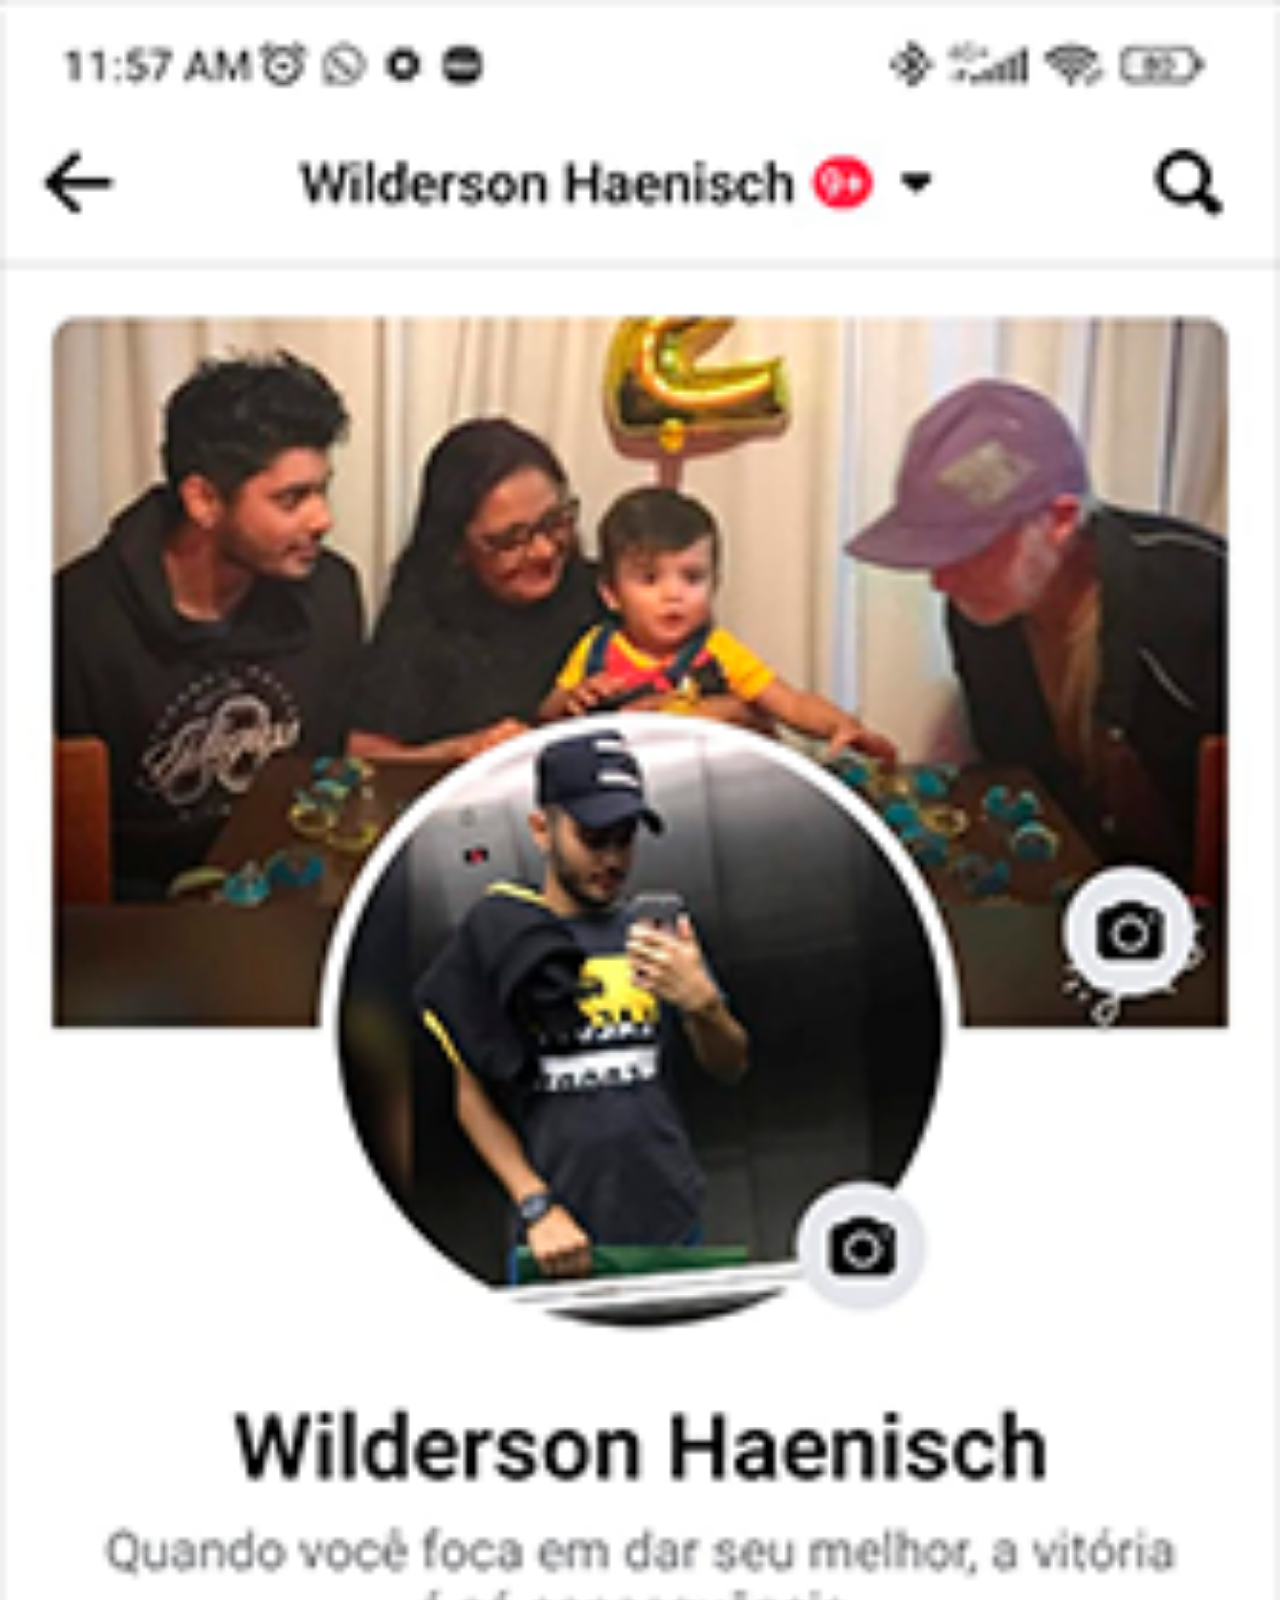
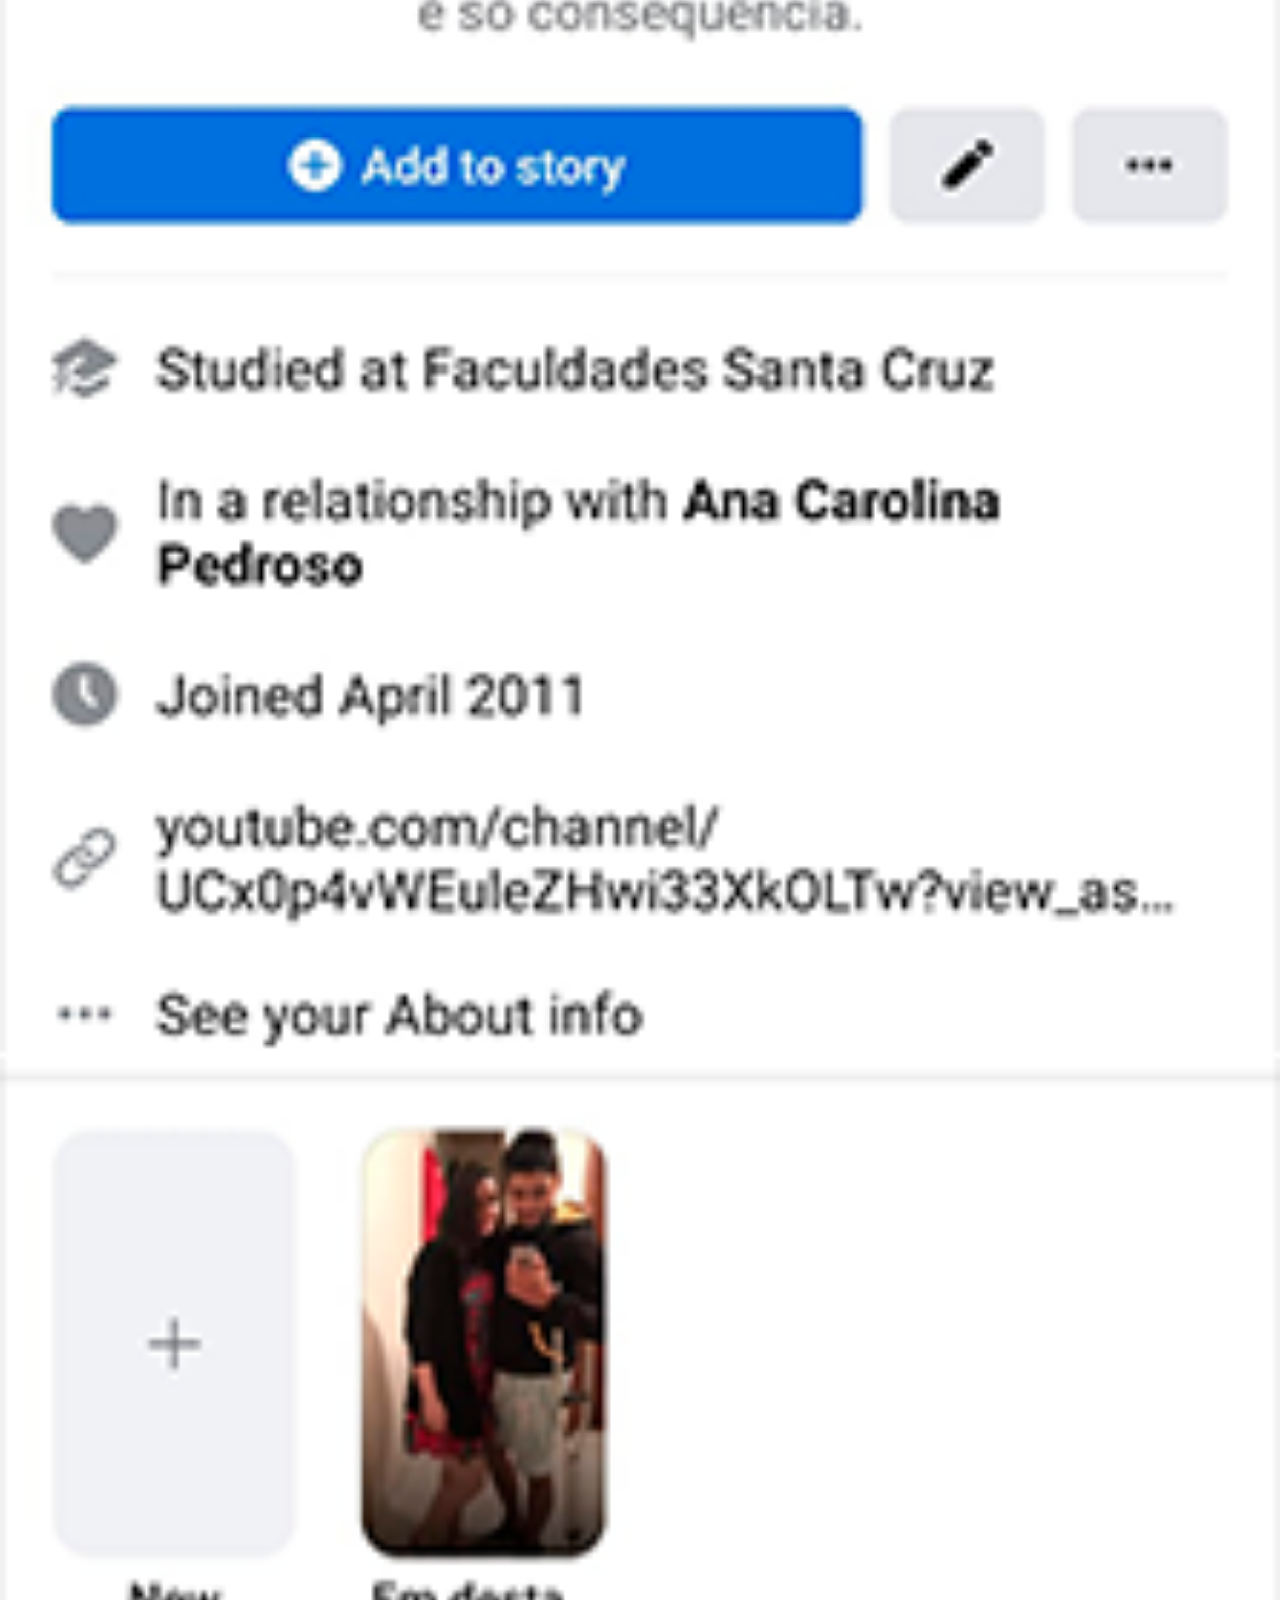
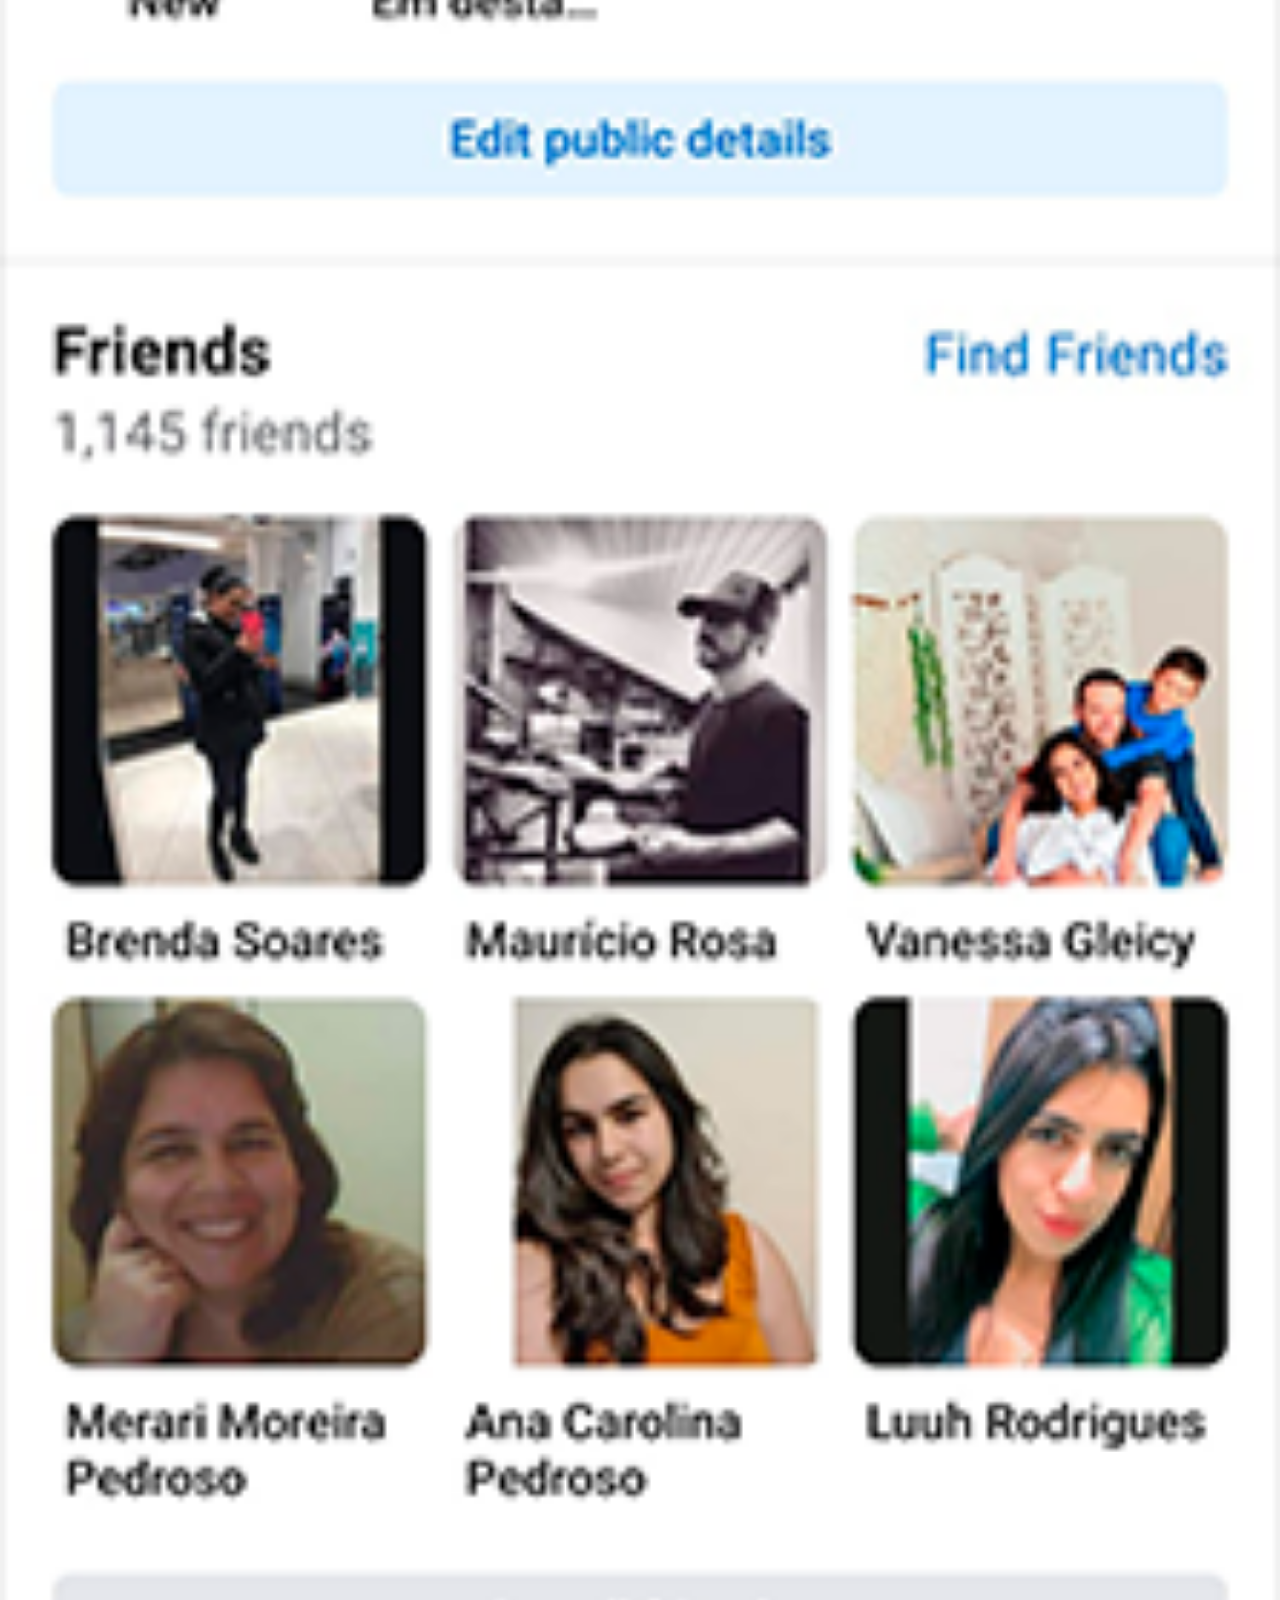
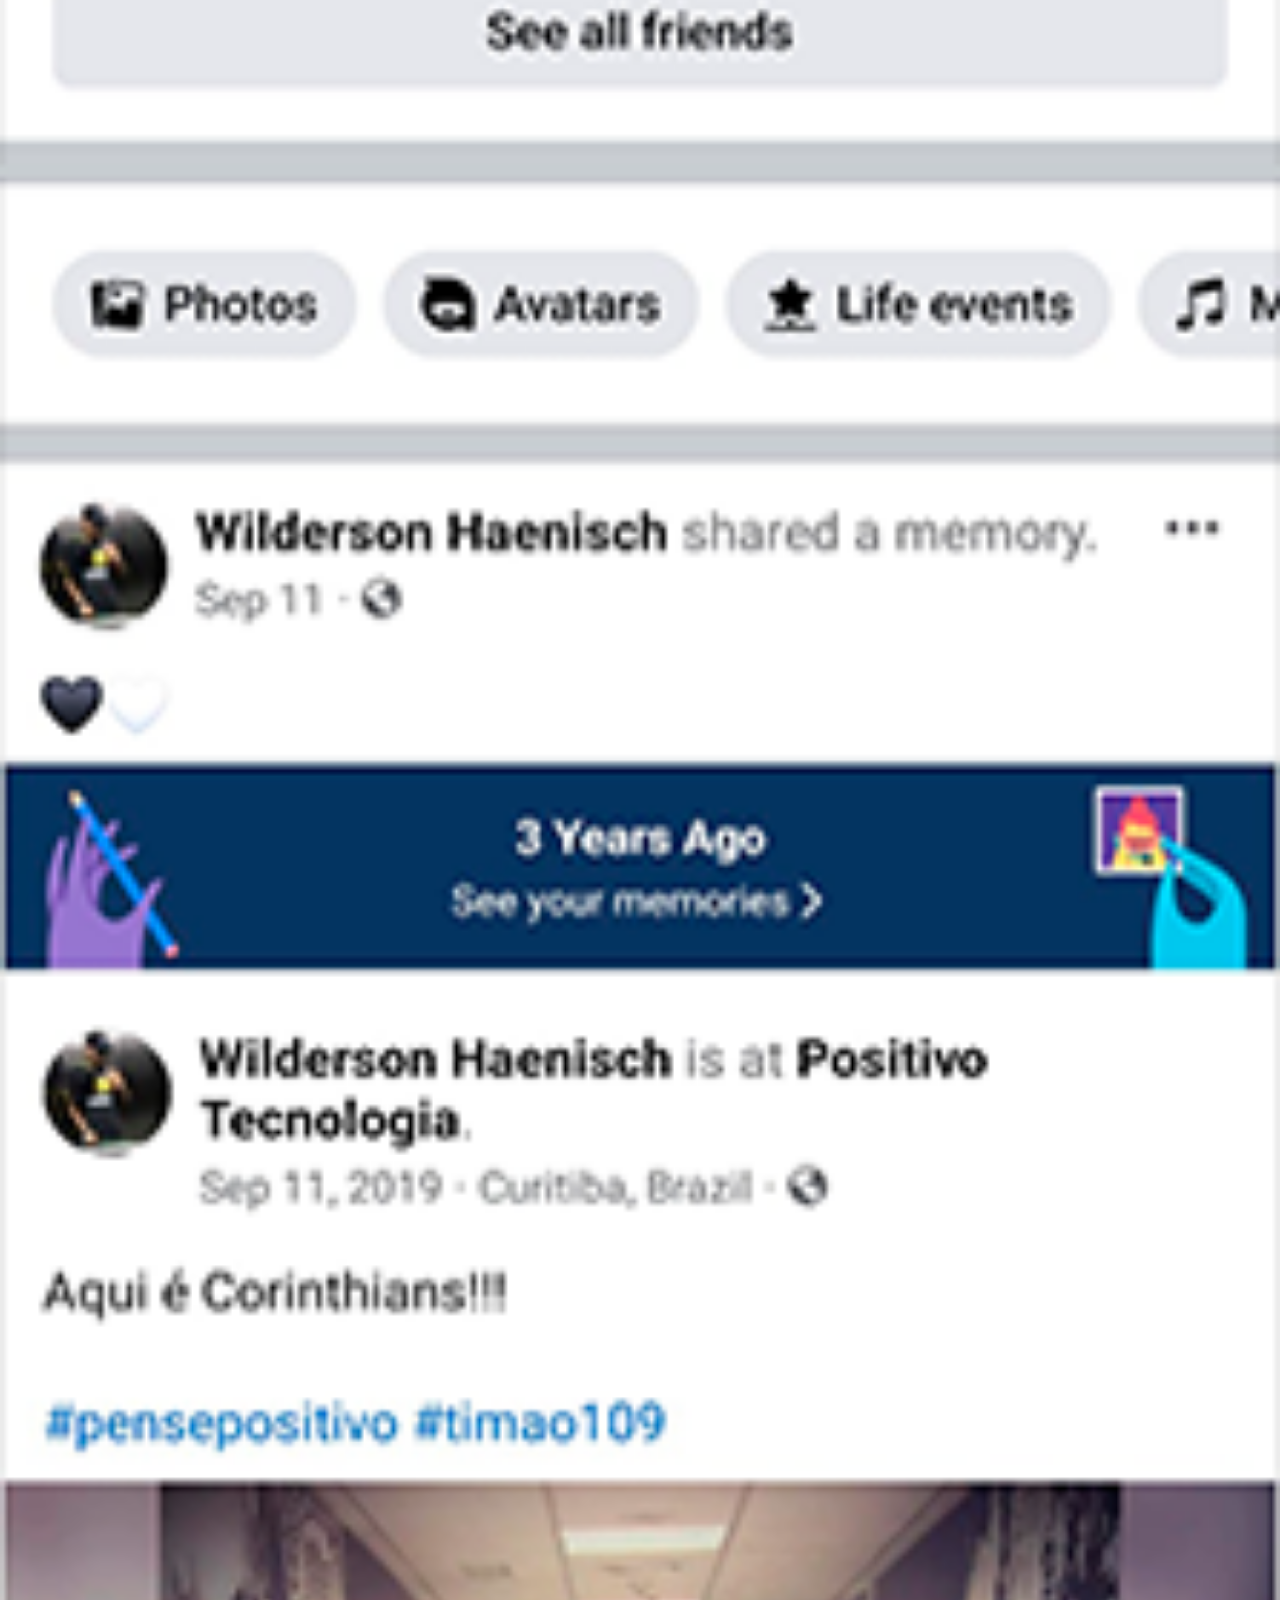
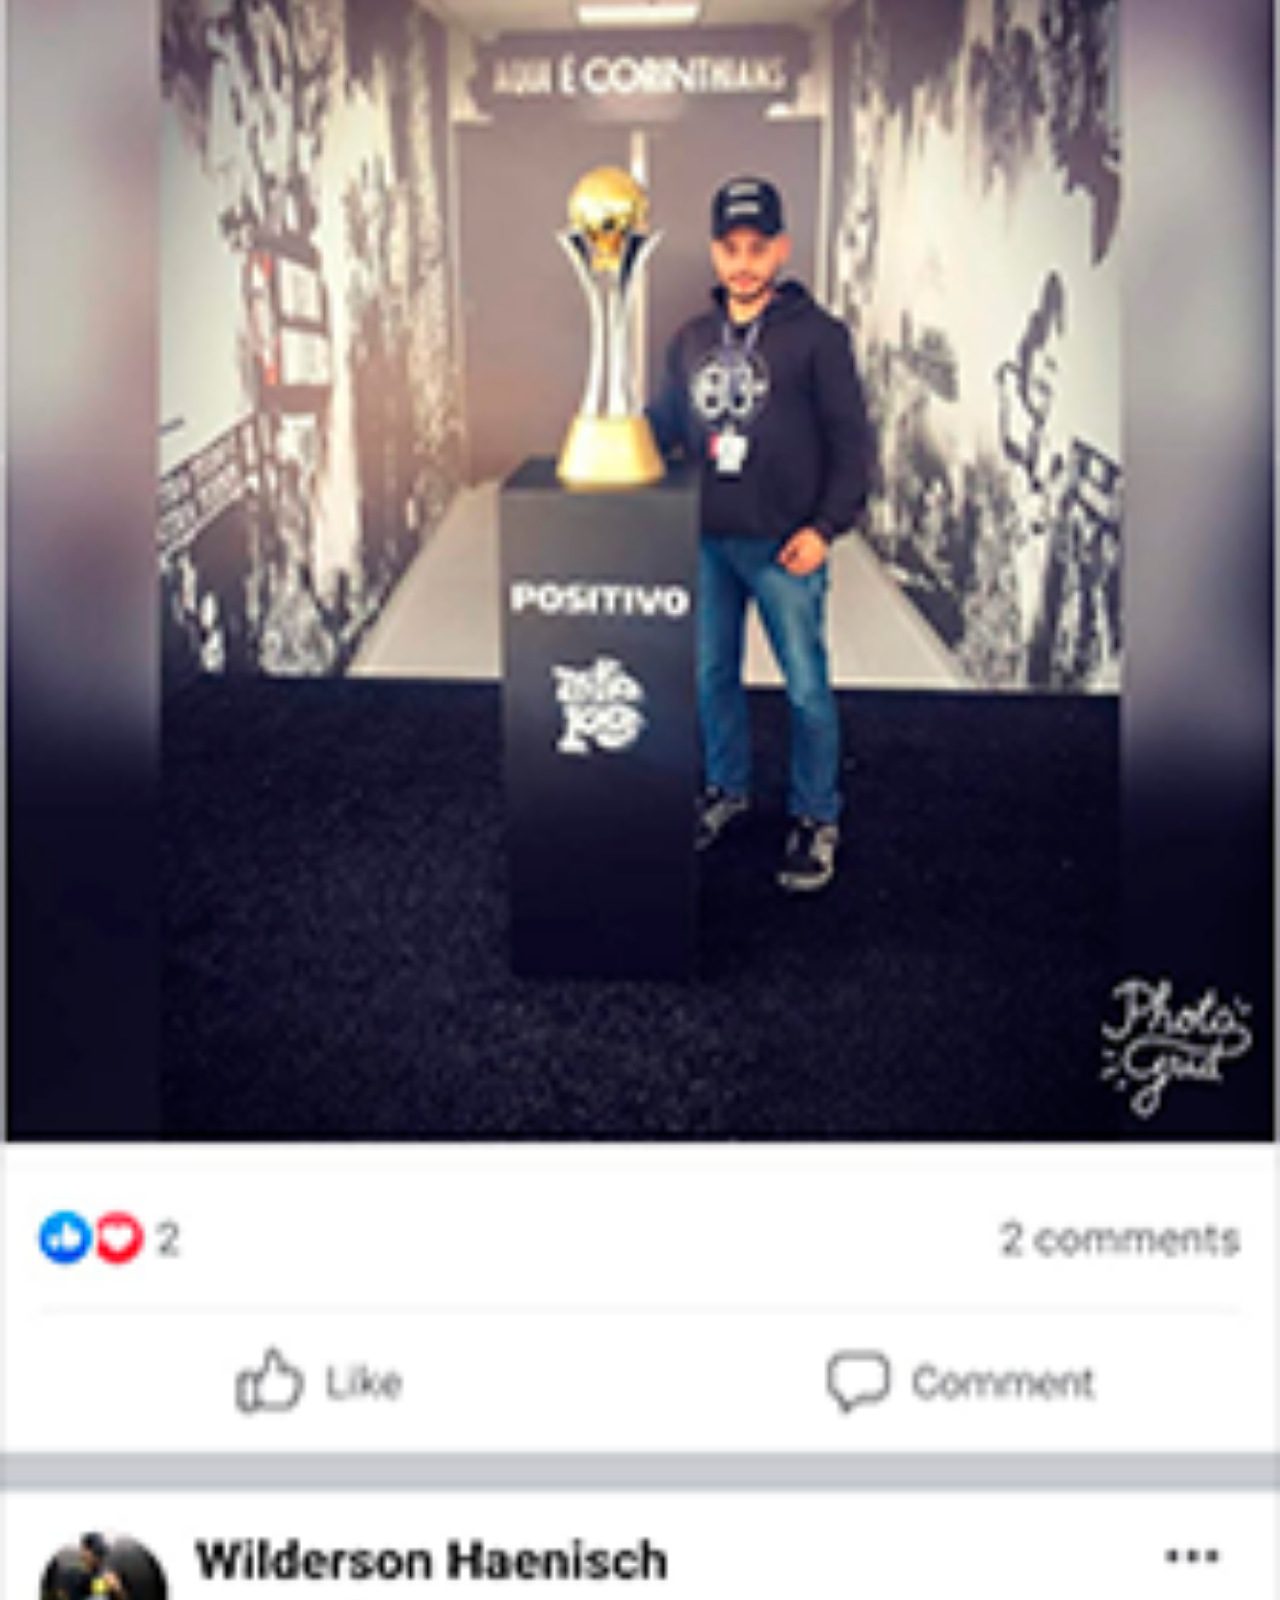
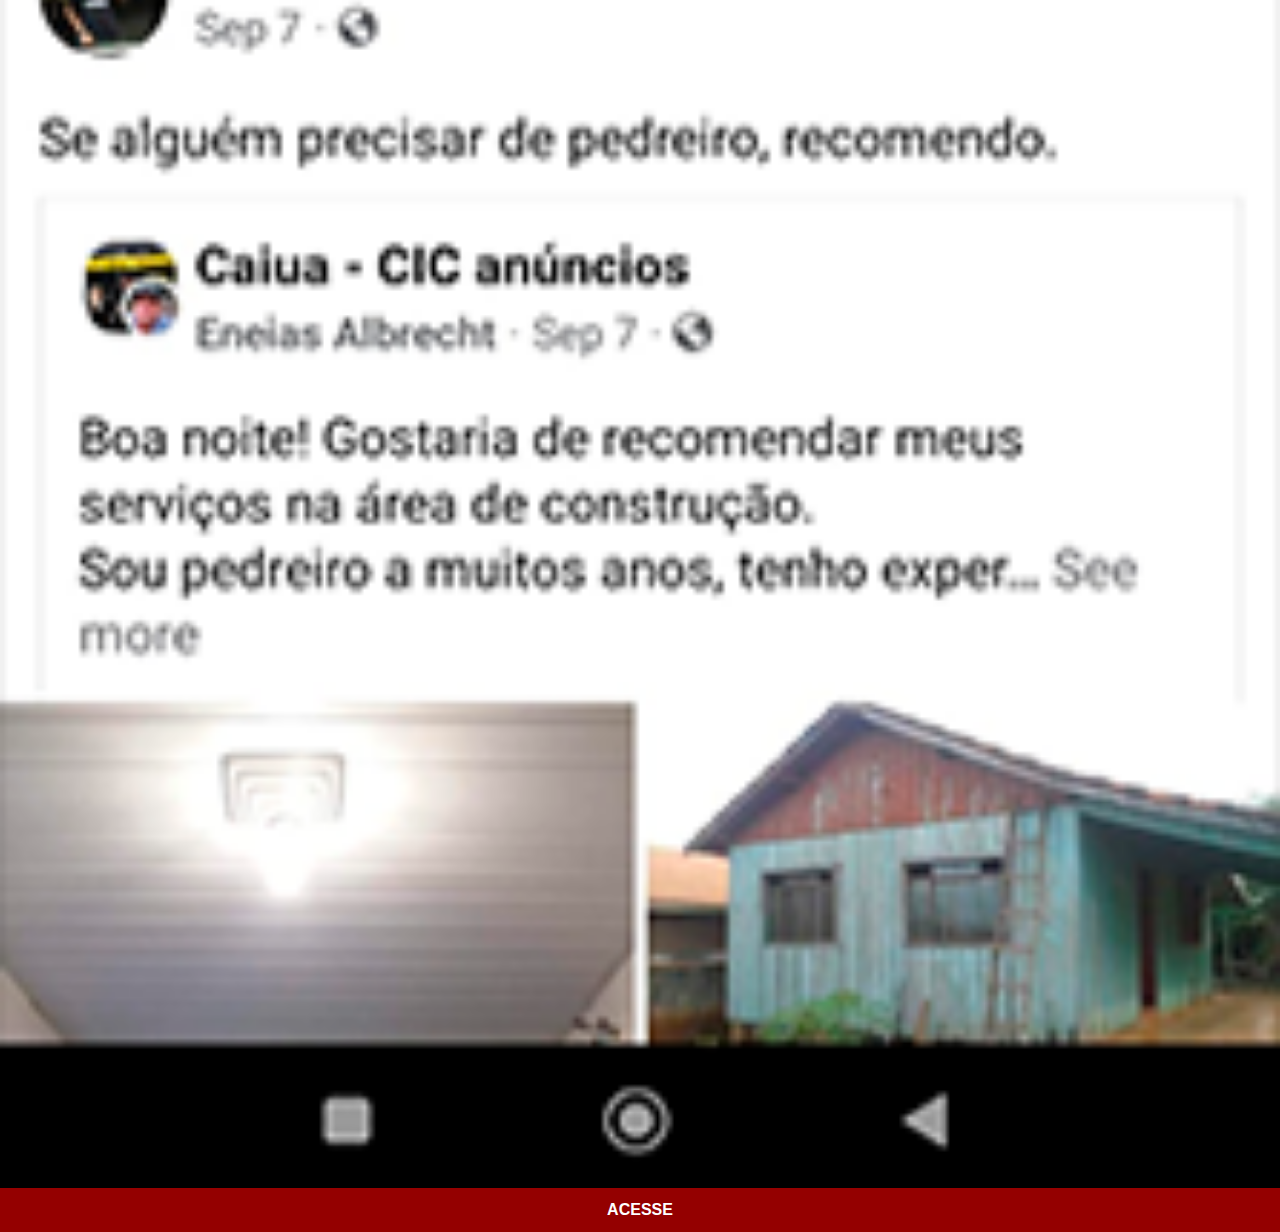
<file: facebook.html>
<!DOCTYPE html>
<html lang="pt-br">

<head>
    <meta charset="UTF-8">
    <meta http-equiv="X-UA-Compatible" content="IE=edge">
    <meta name="viewport" content="width=device-width, initial-scale=1.0">
    <title>Facebook</title>
    <link rel="stylesheet" href="estilos/style2.css">

   
</head>


<body>

    <img src="imagens/tela-face.png" alt="Facebook">
    <a href="https://web.facebook.com/wilderson.alan" target="_blank">ACESSE</a>

</body>

</html>
</file>
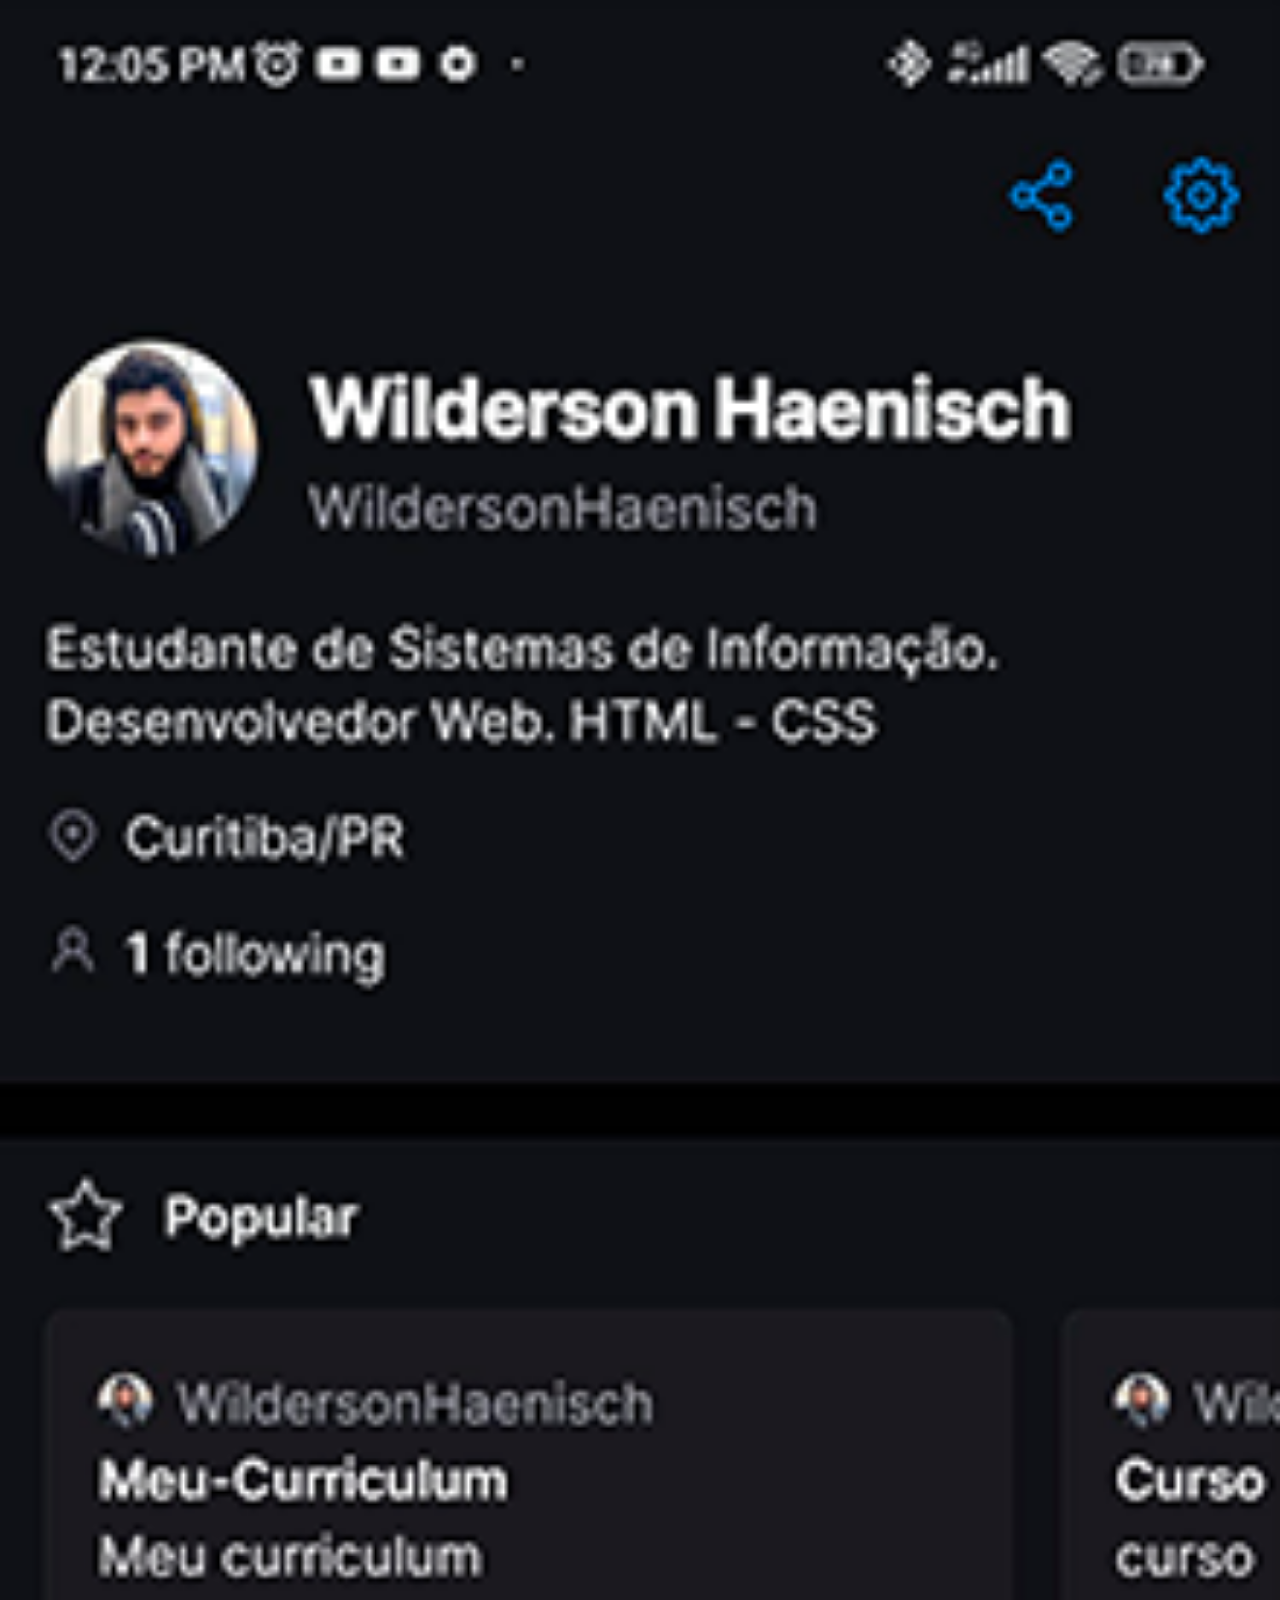
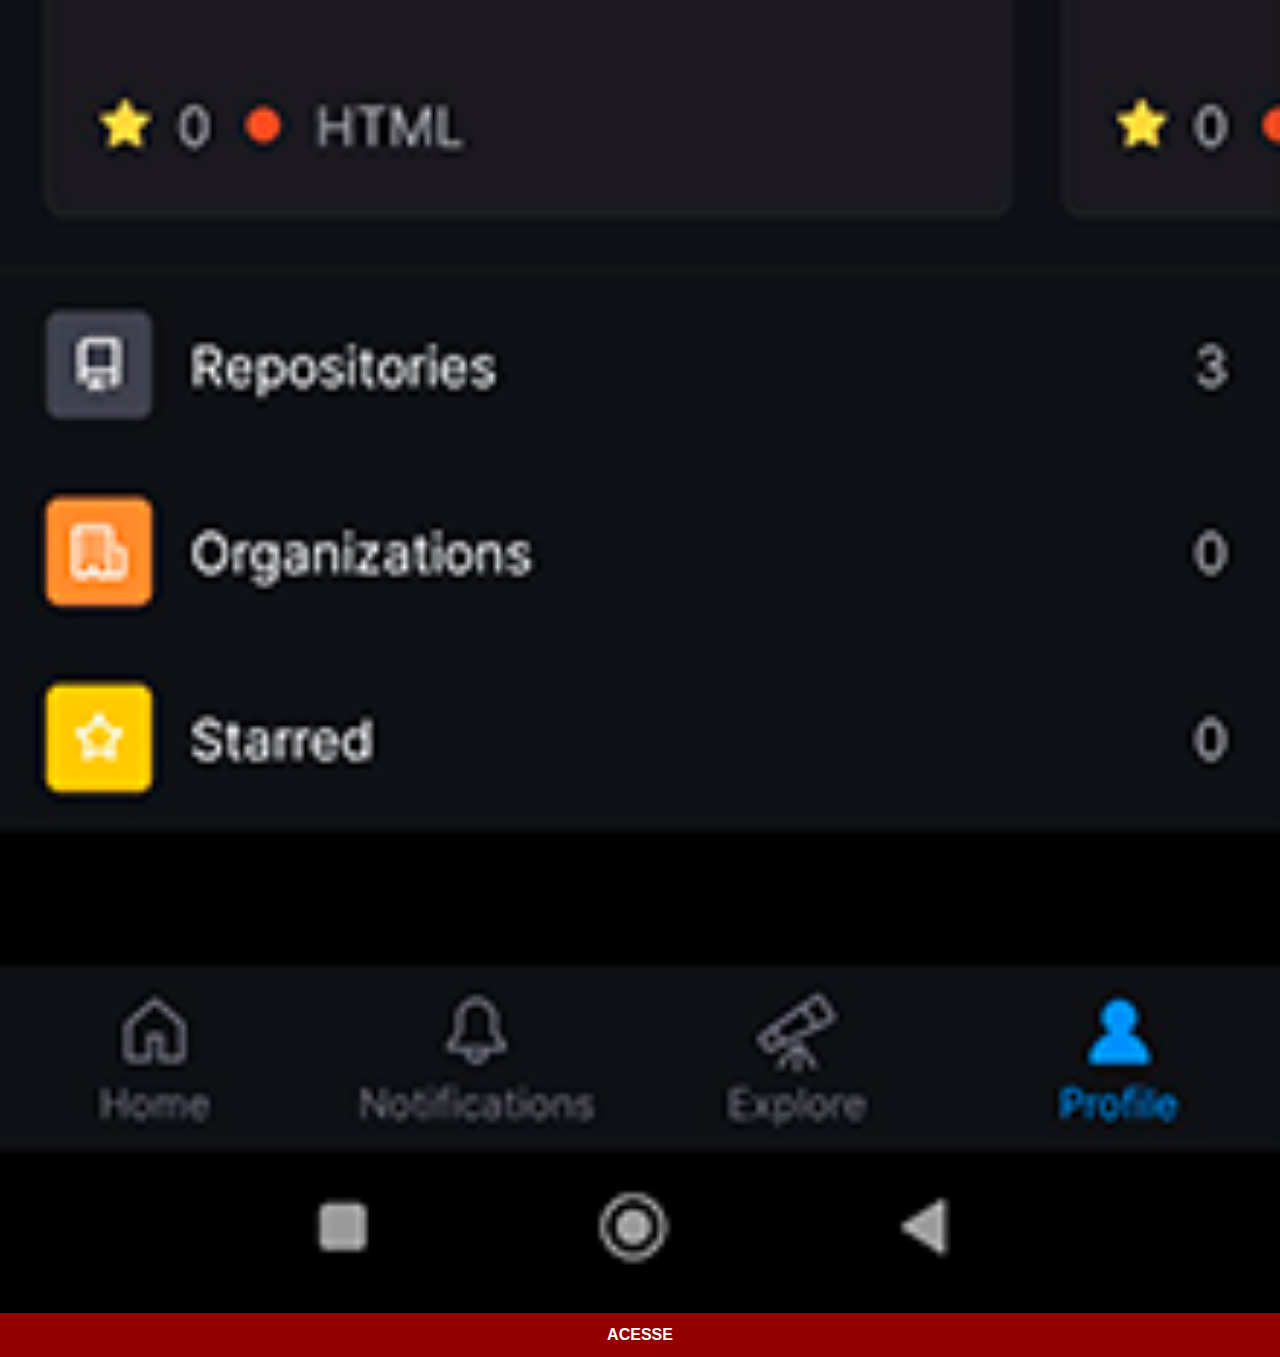
<file: github.html>
<!DOCTYPE html>
<html lang="pt-br">

<head>
    <meta charset="UTF-8">
    <meta http-equiv="X-UA-Compatible" content="IE=edge">
    <meta name="viewport" content="width=device-width, initial-scale=1.0">
    <title>Github</title>
    <link rel="stylesheet" href="estilos/style2.css">

   
</head>


<body>

    <img src="imagens/tela-github.png" alt="Github">
    <a href="https://github.com/WildersonHaenisch" target="_blank">ACESSE</a>

</body>

</html>
</file>
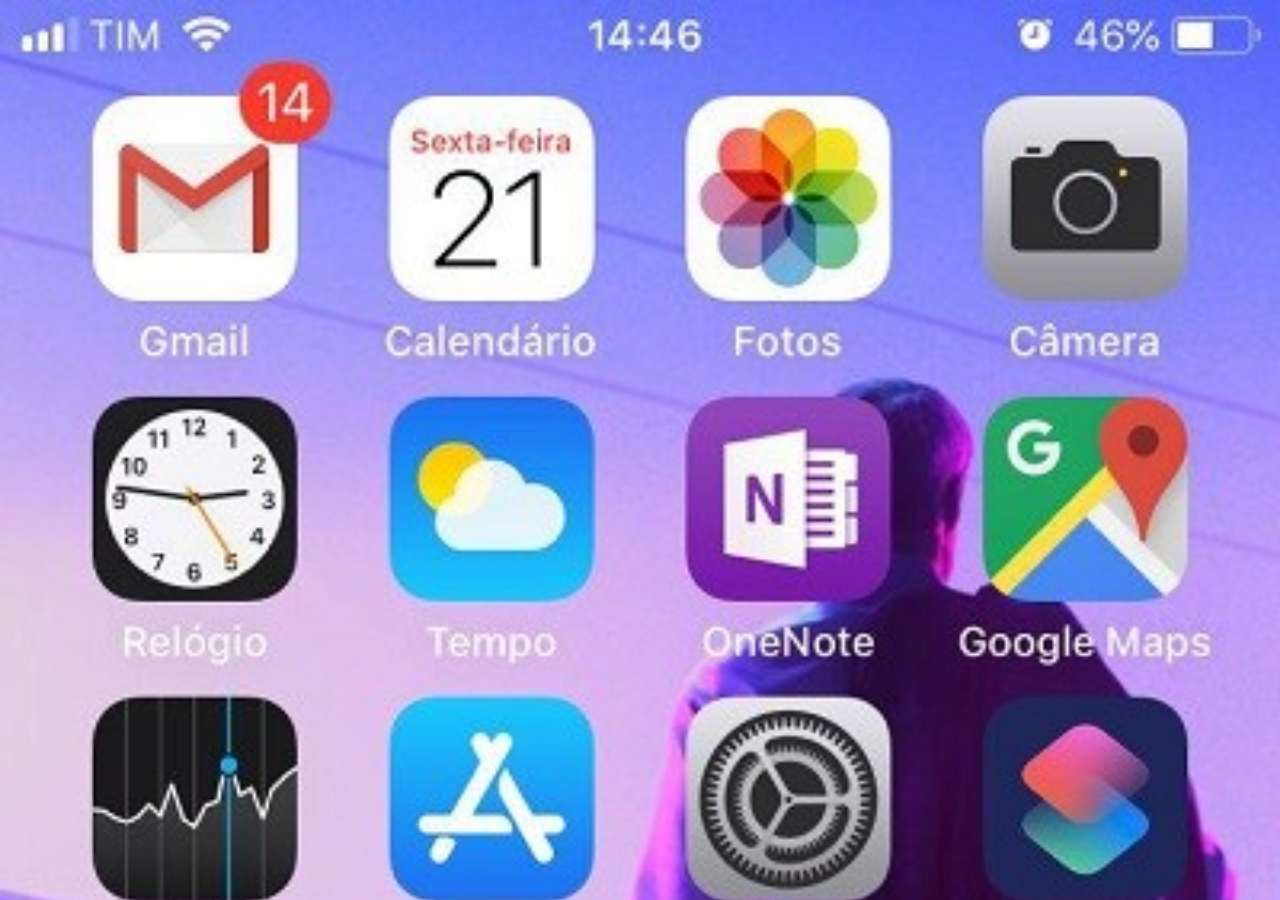
<file: home.html>
<!DOCTYPE html>
<html lang="pt-br">

<head>
    <meta charset="UTF-8">
    <meta http-equiv="X-UA-Compatible" content="IE=edge">
    <meta name="viewport" content="width=device-width, initial-scale=1.0">
    <title>Home</title>
</head>

<style>
    * {

        margin: 0px;
        padding: 0px;
    }

    body {

        width: 100vw;
        height: 100vh;
        background: black url(imagens/home.jfif) no-repeat top center;
        background-size: cover;
    }
</style>



<body>

</body>

</html>
</file>
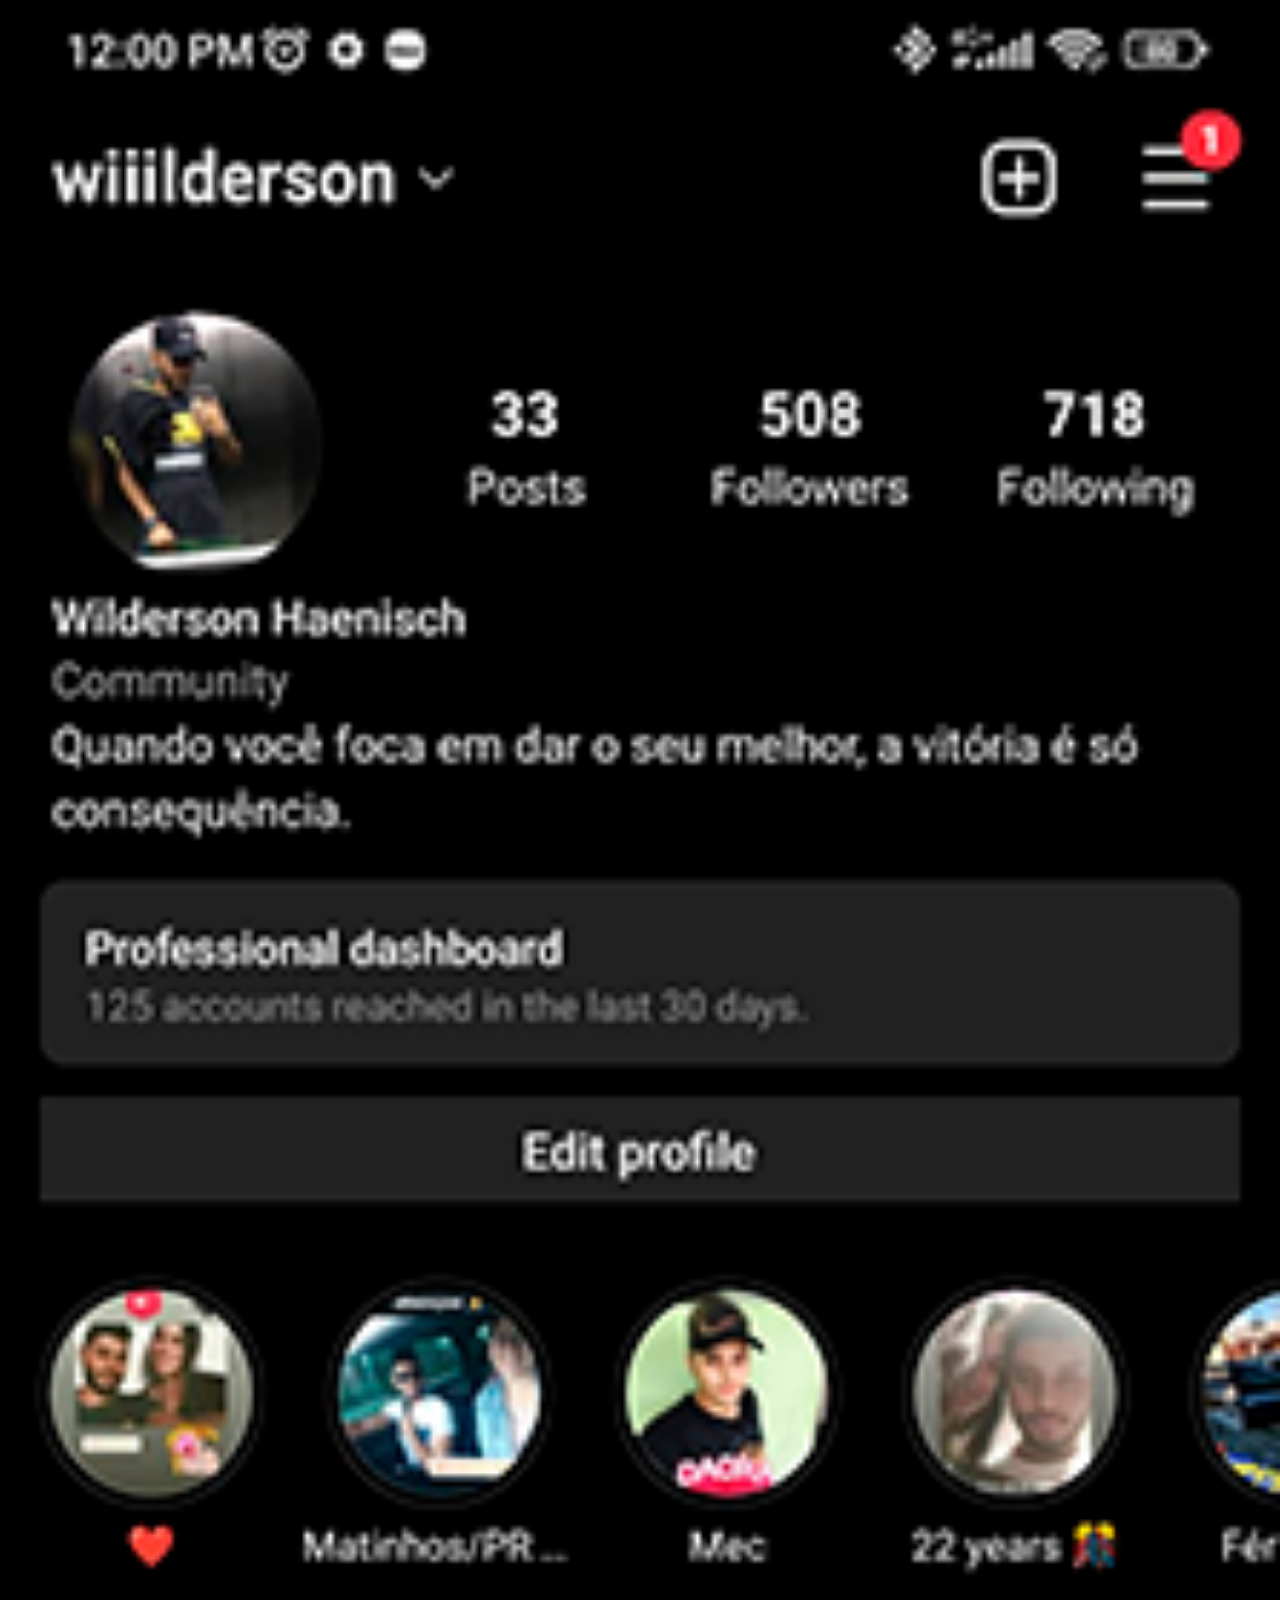
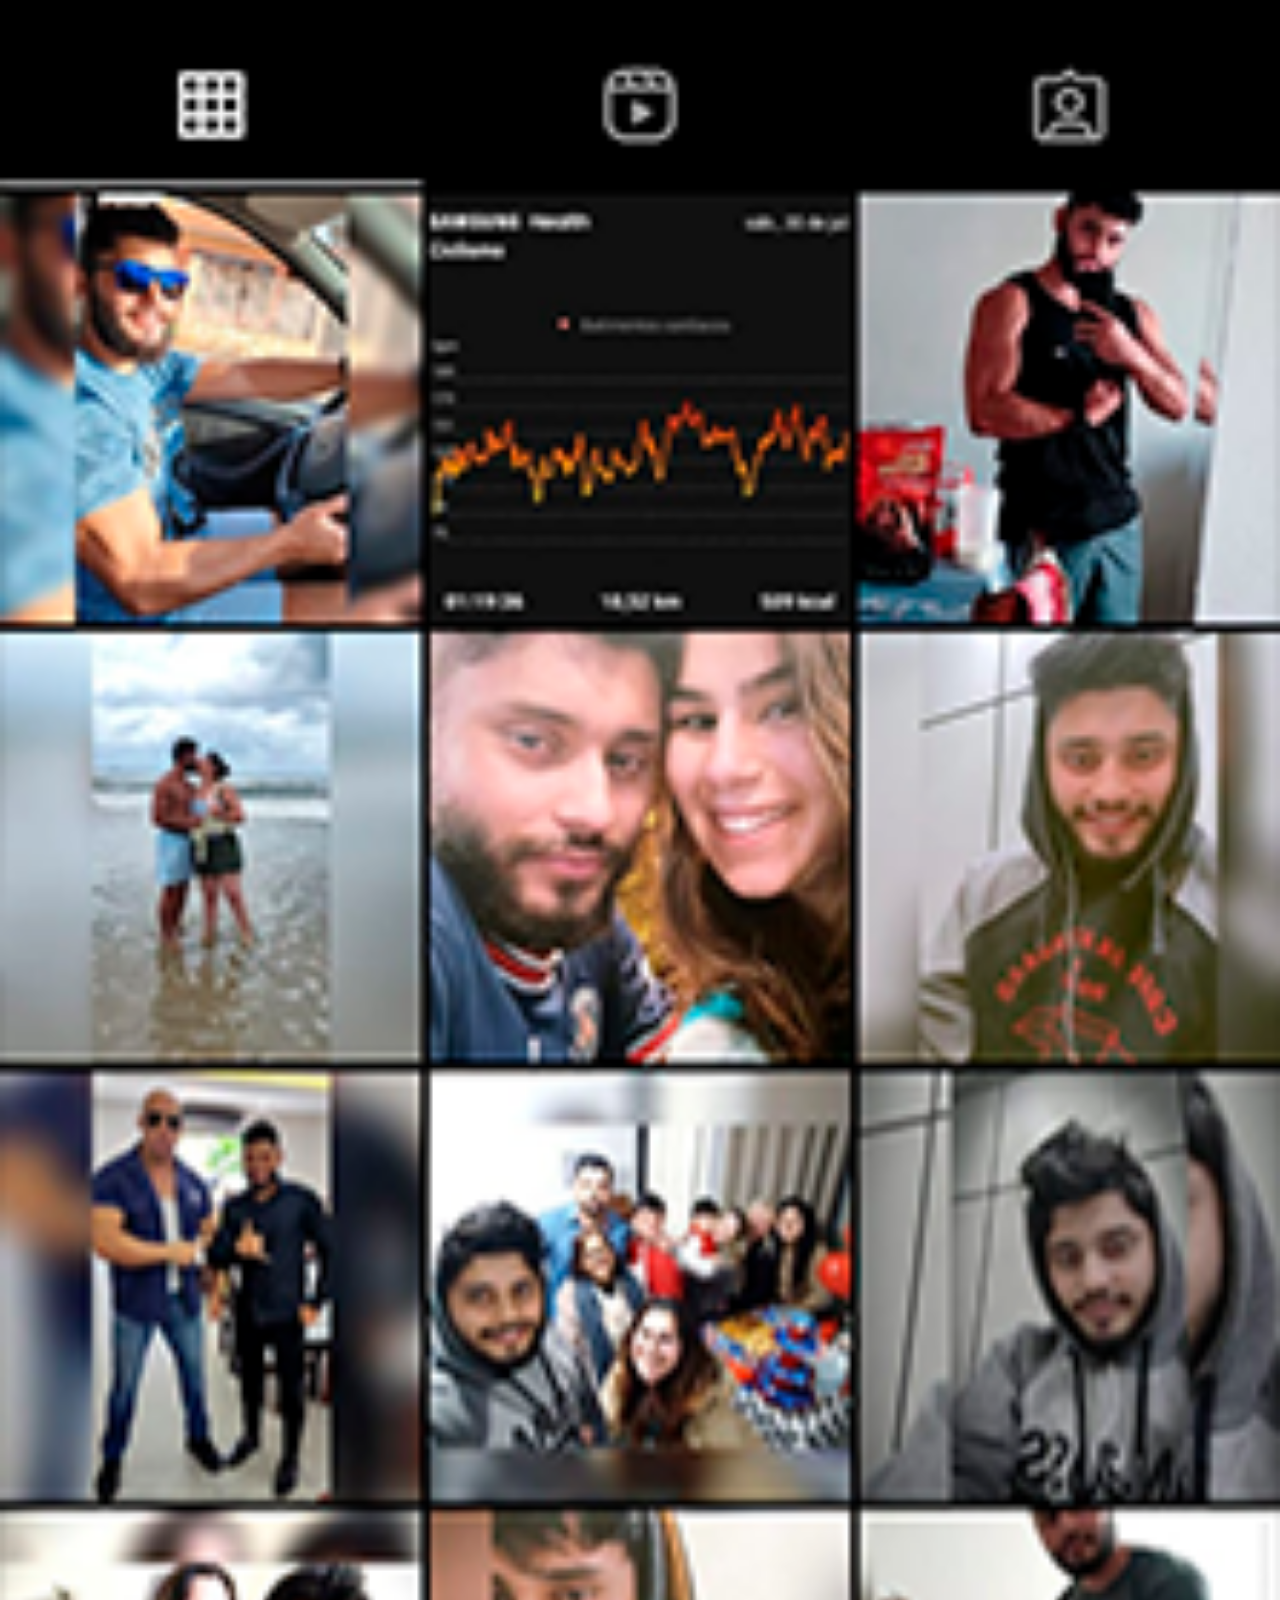
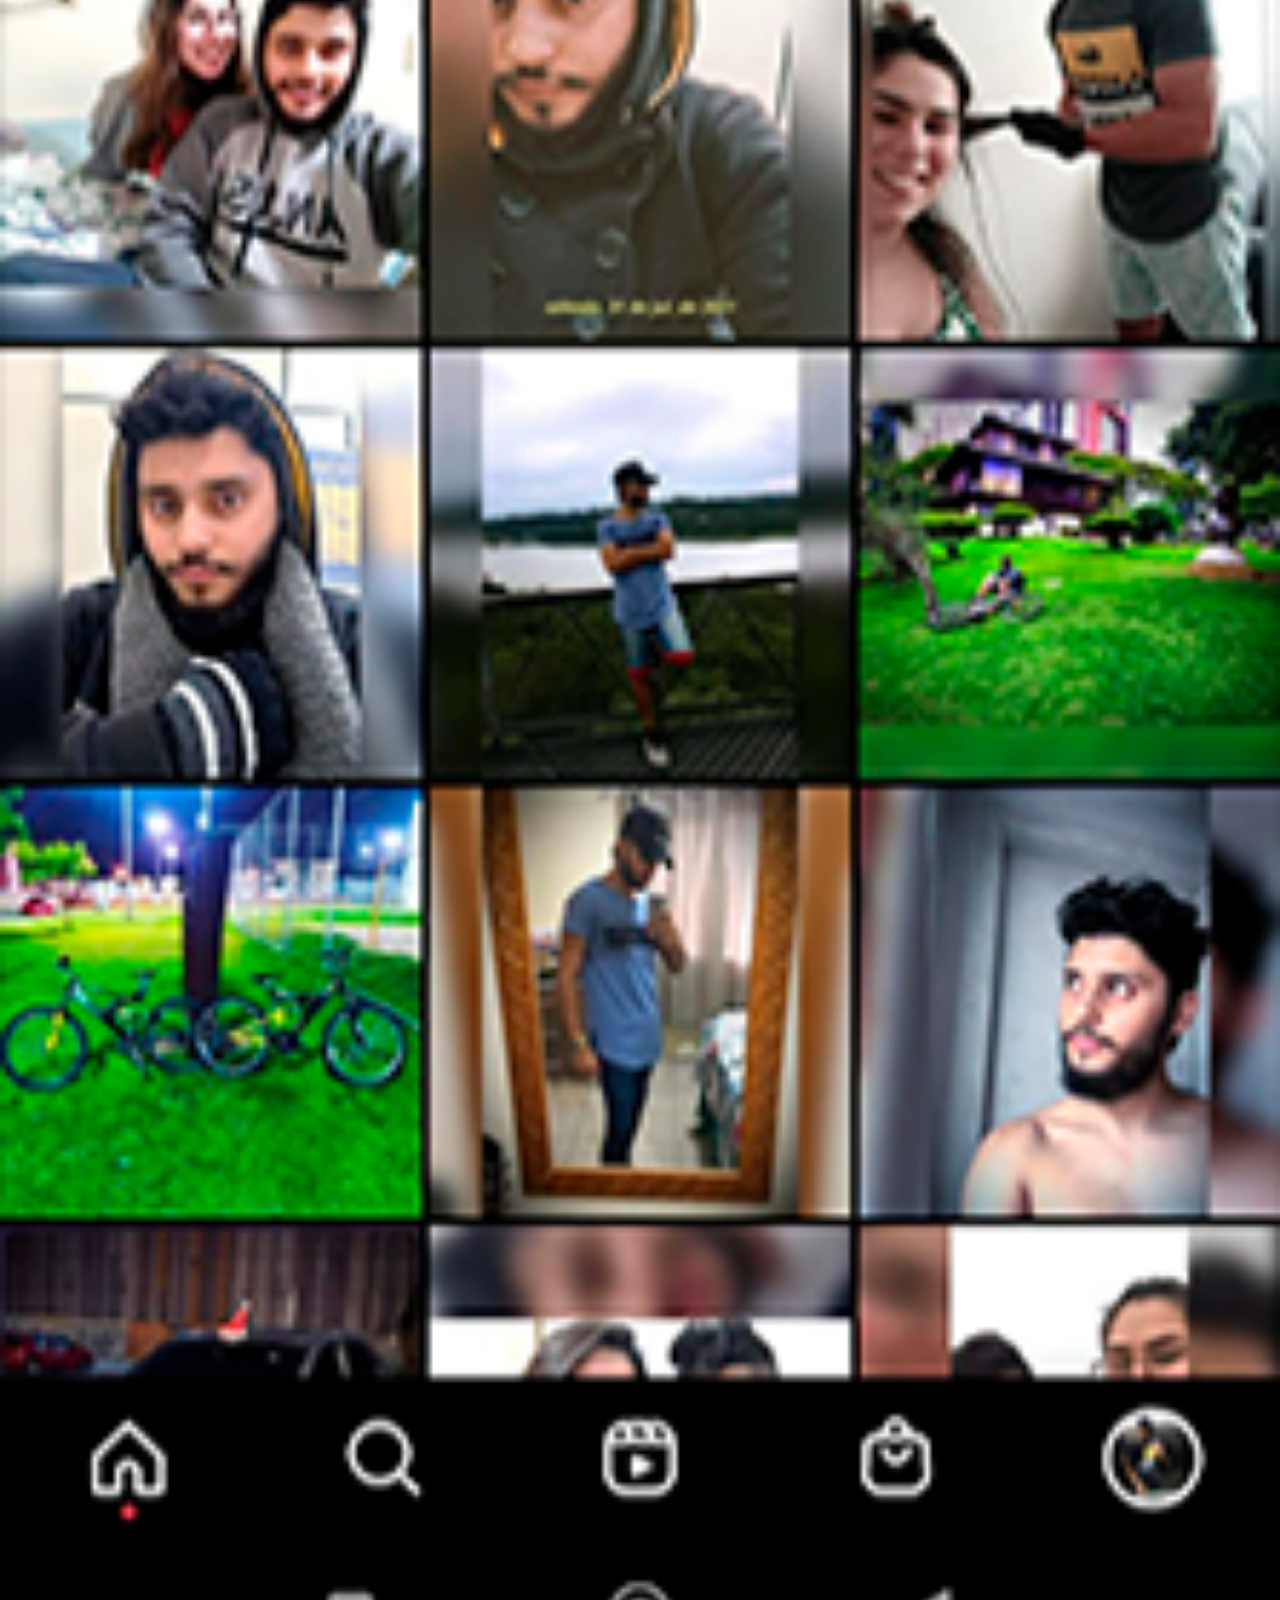
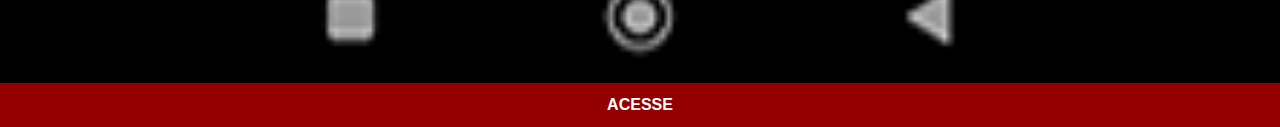
<file: instagram.html>
<!DOCTYPE html>
<html lang="pt-br">

<head>
    <meta charset="UTF-8">
    <meta http-equiv="X-UA-Compatible" content="IE=edge">
    <meta name="viewport" content="width=device-width, initial-scale=1.0">
    <title>Instagram</title>
    <link rel="stylesheet" href="estilos/style2.css">


</head>


<body>

    <img src="imagens/tela-insta.png" alt="Instagram">
    <a href="https://www.instagram.com/wiiilderson/" target="_blank">ACESSE</a>

</body>

</html>
</file>
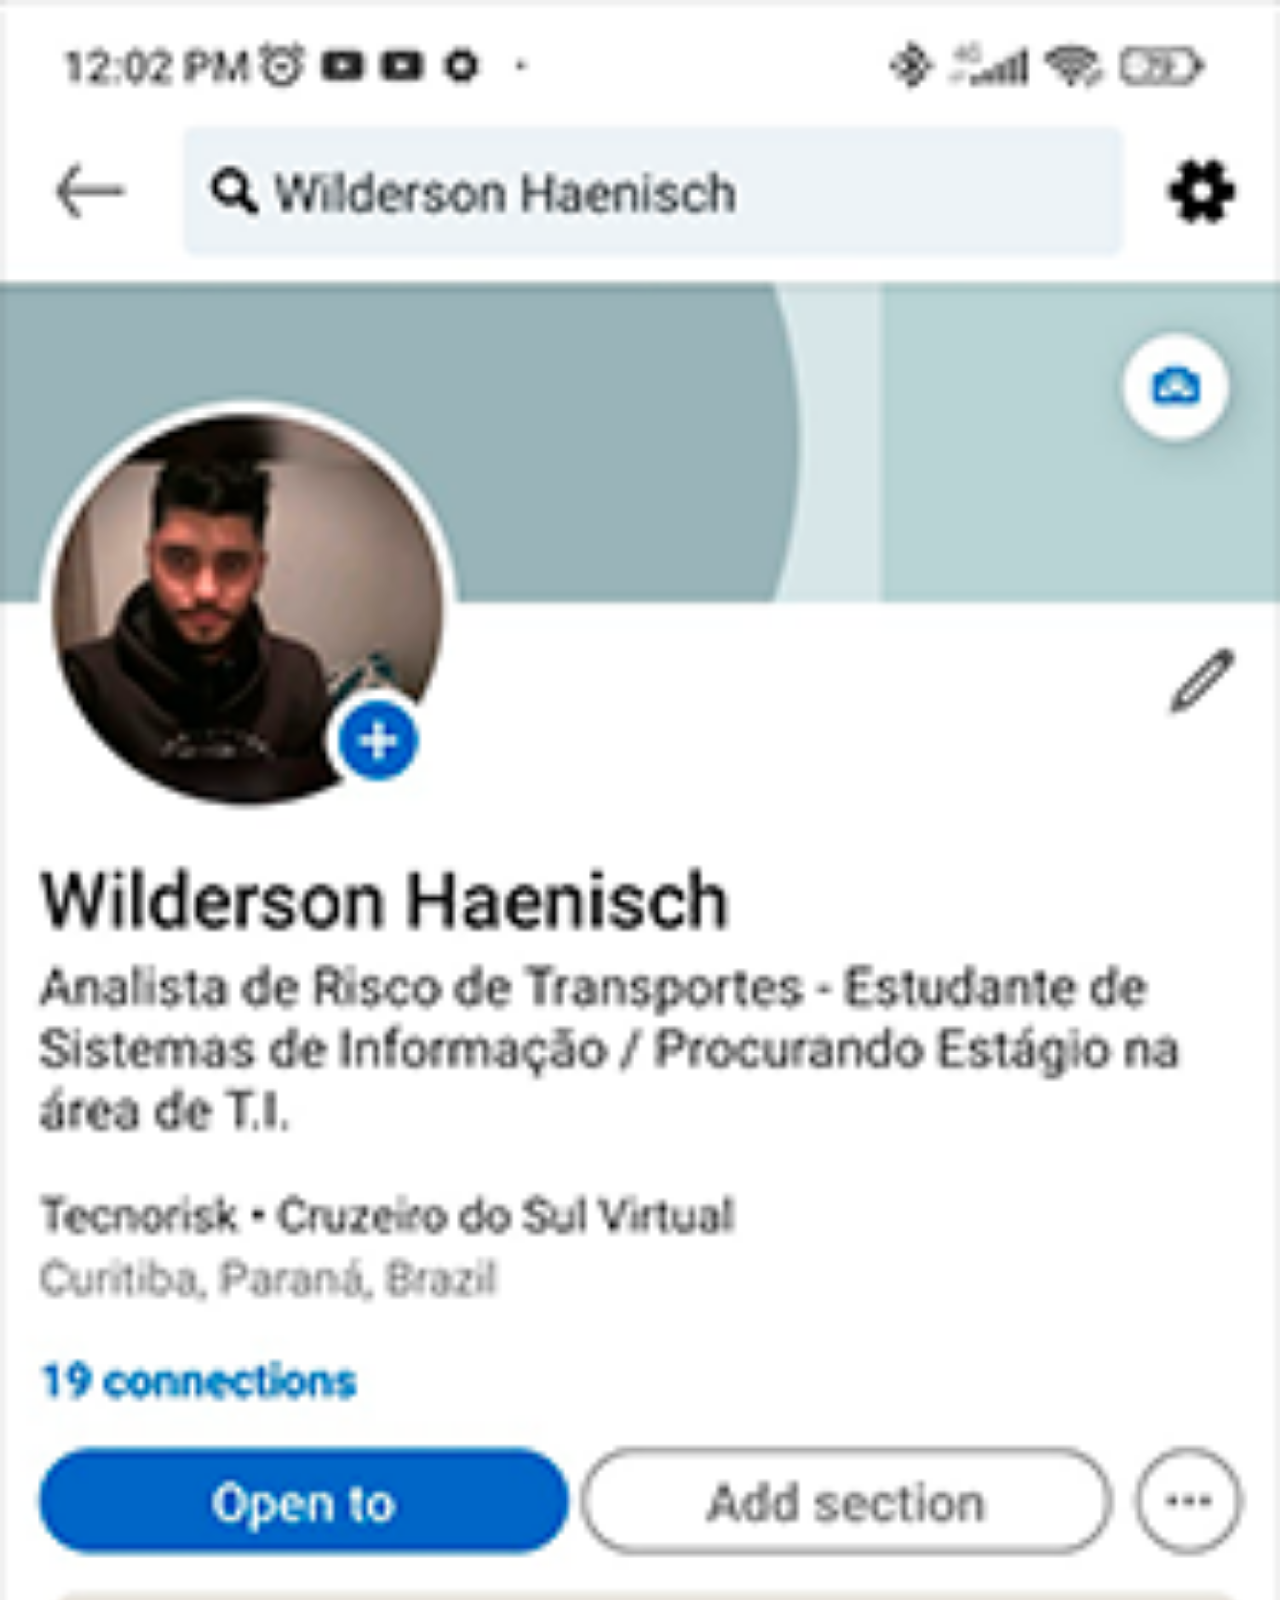
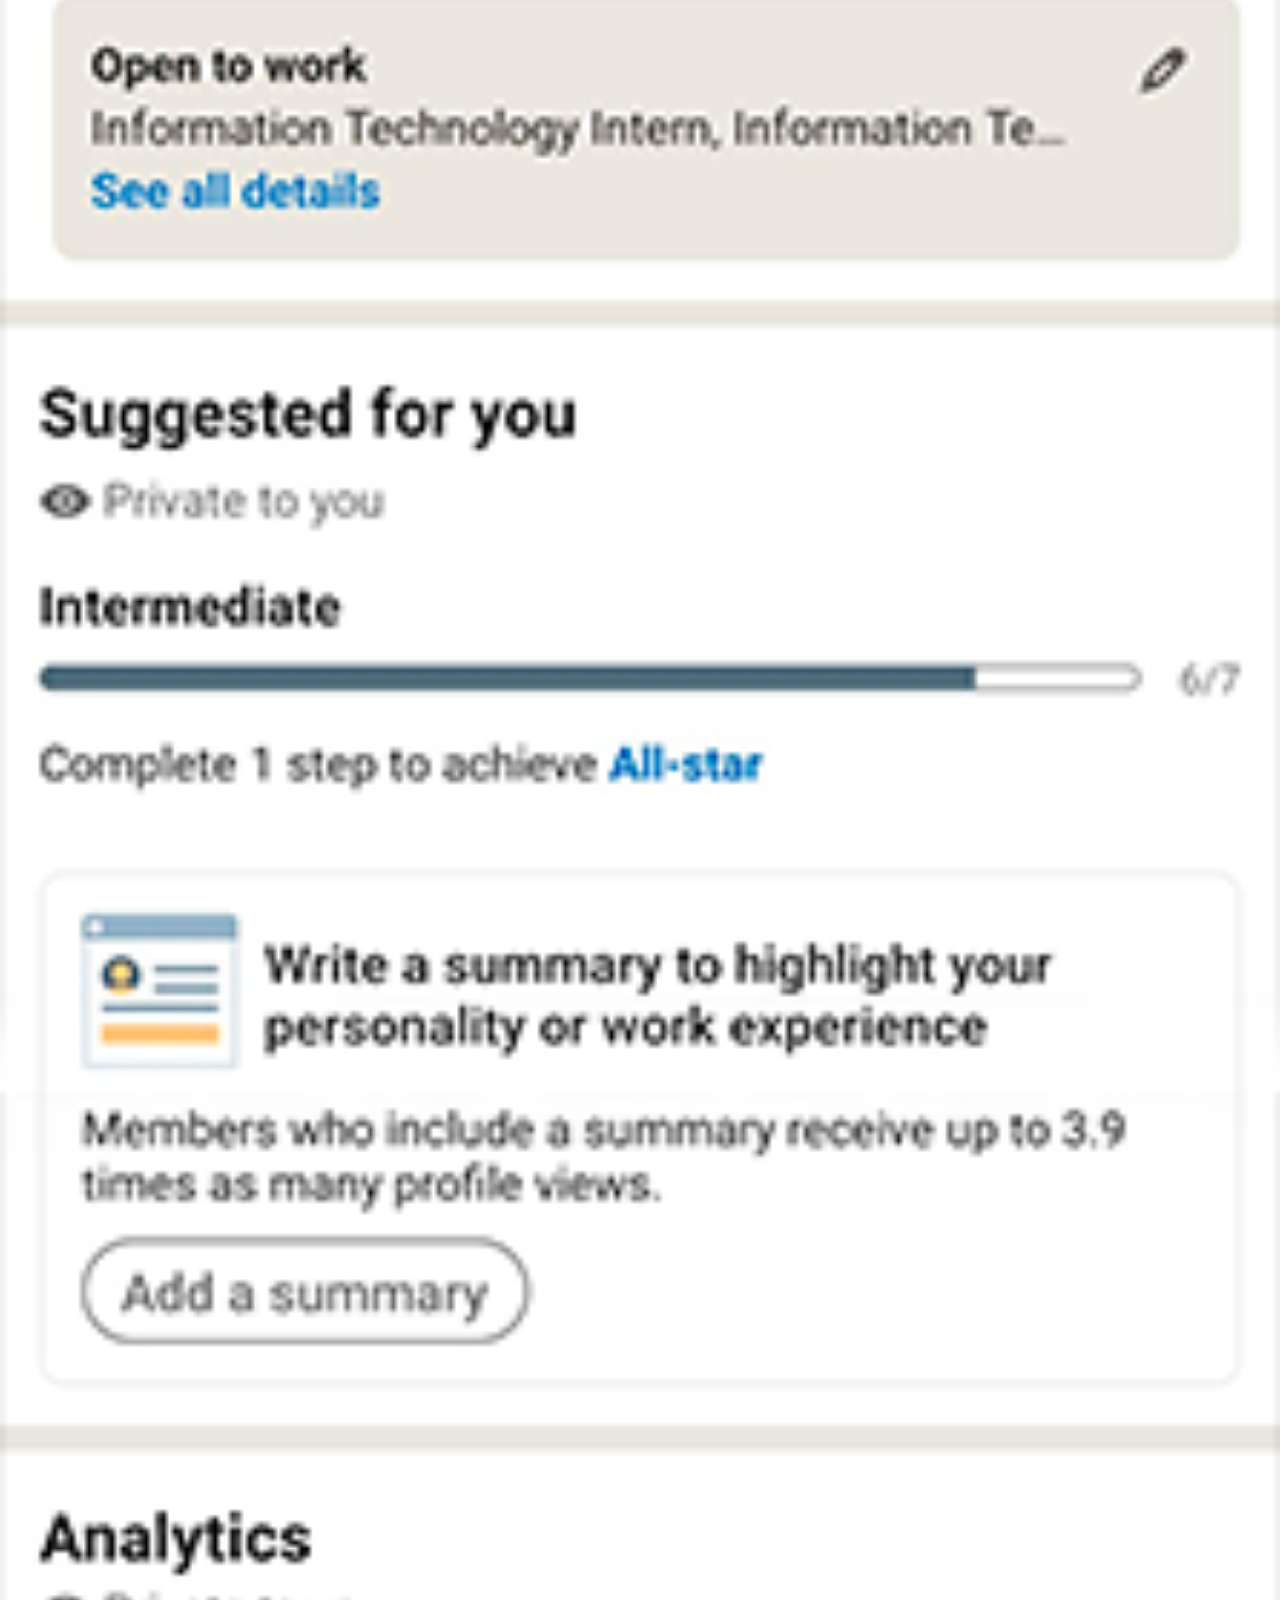
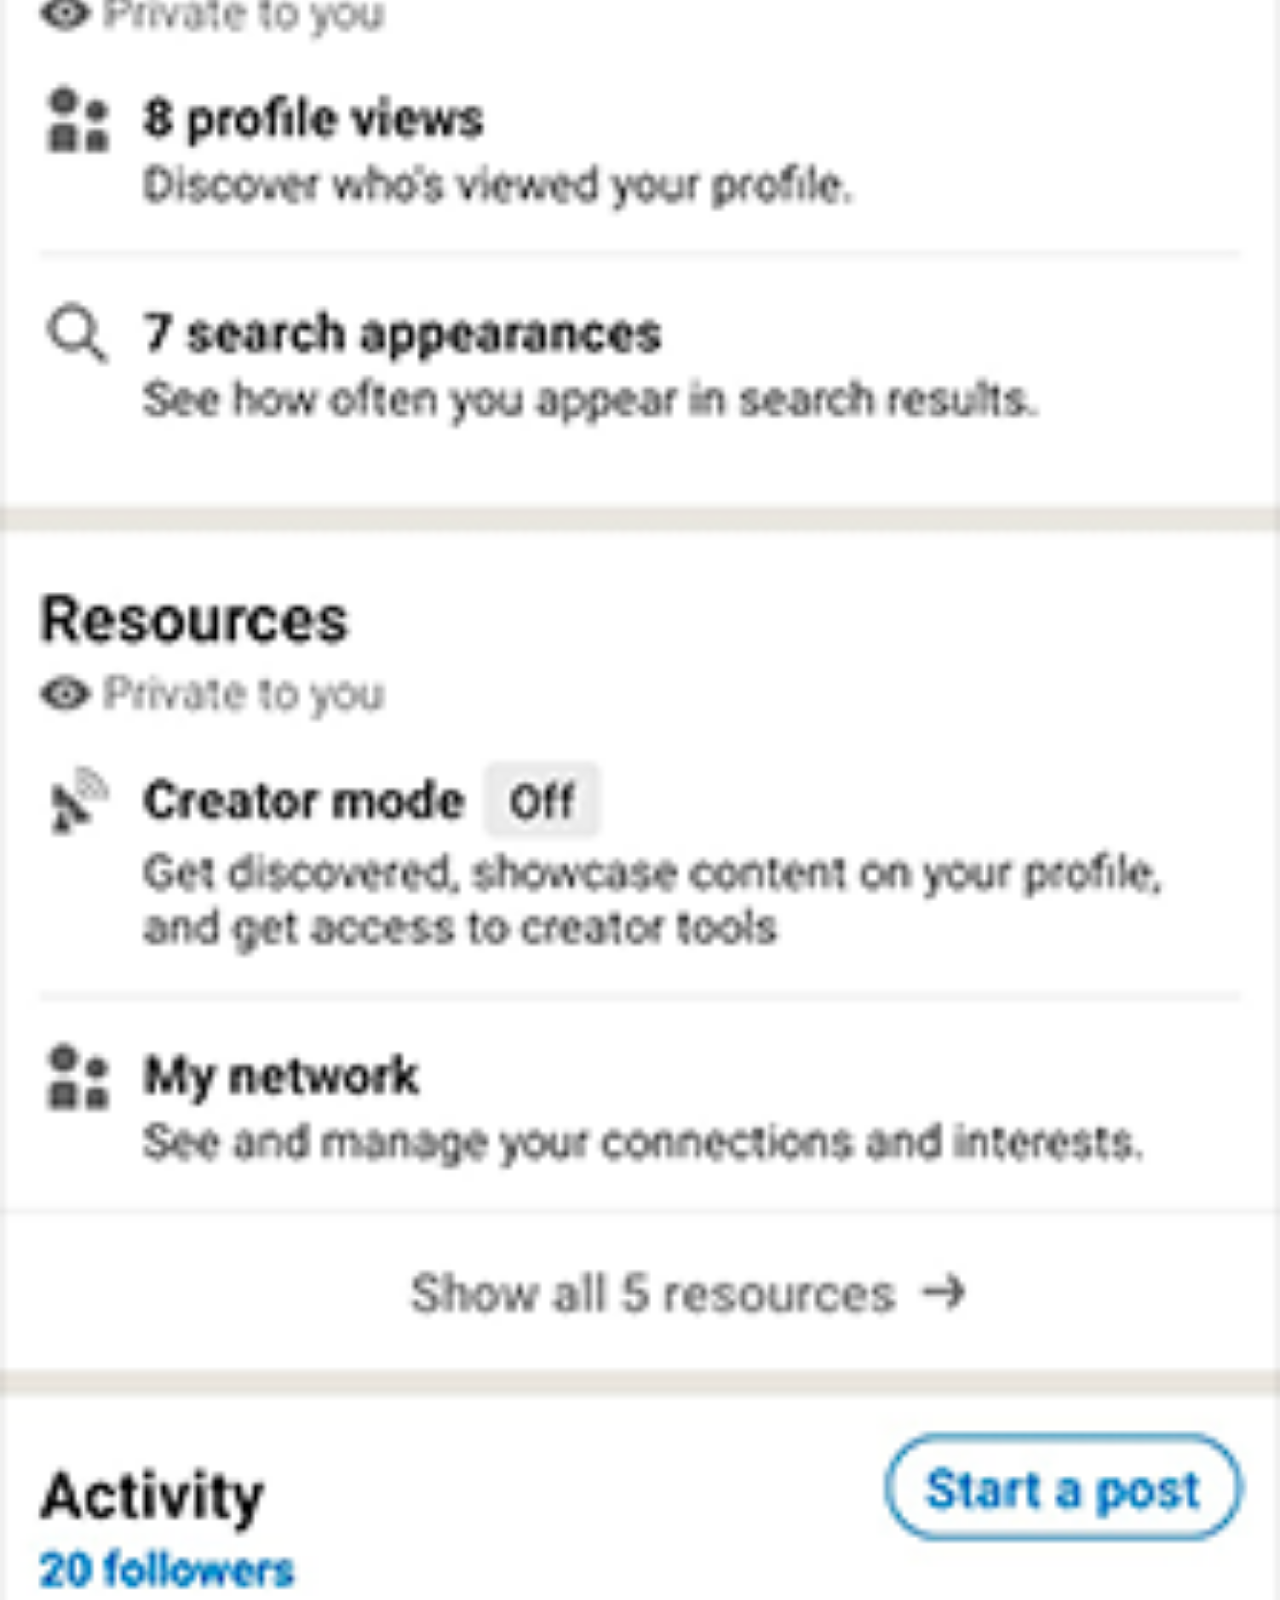
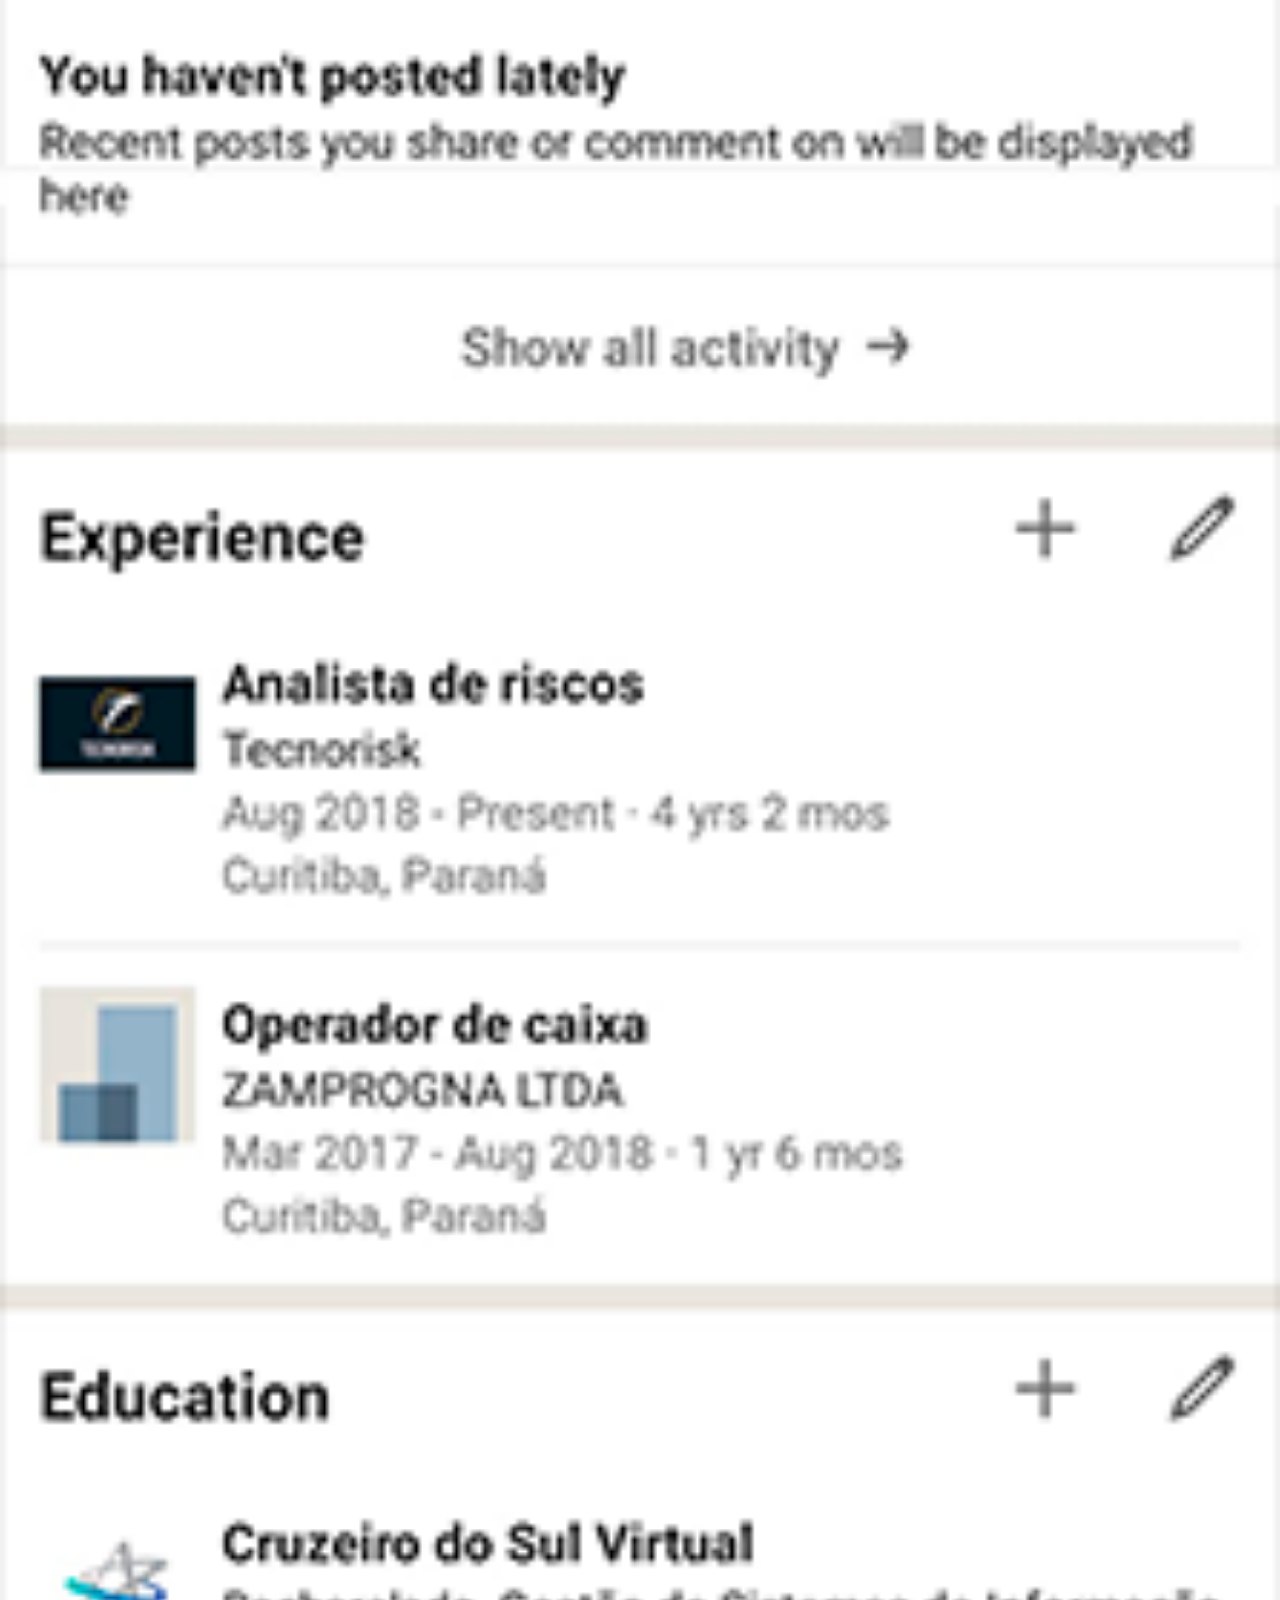
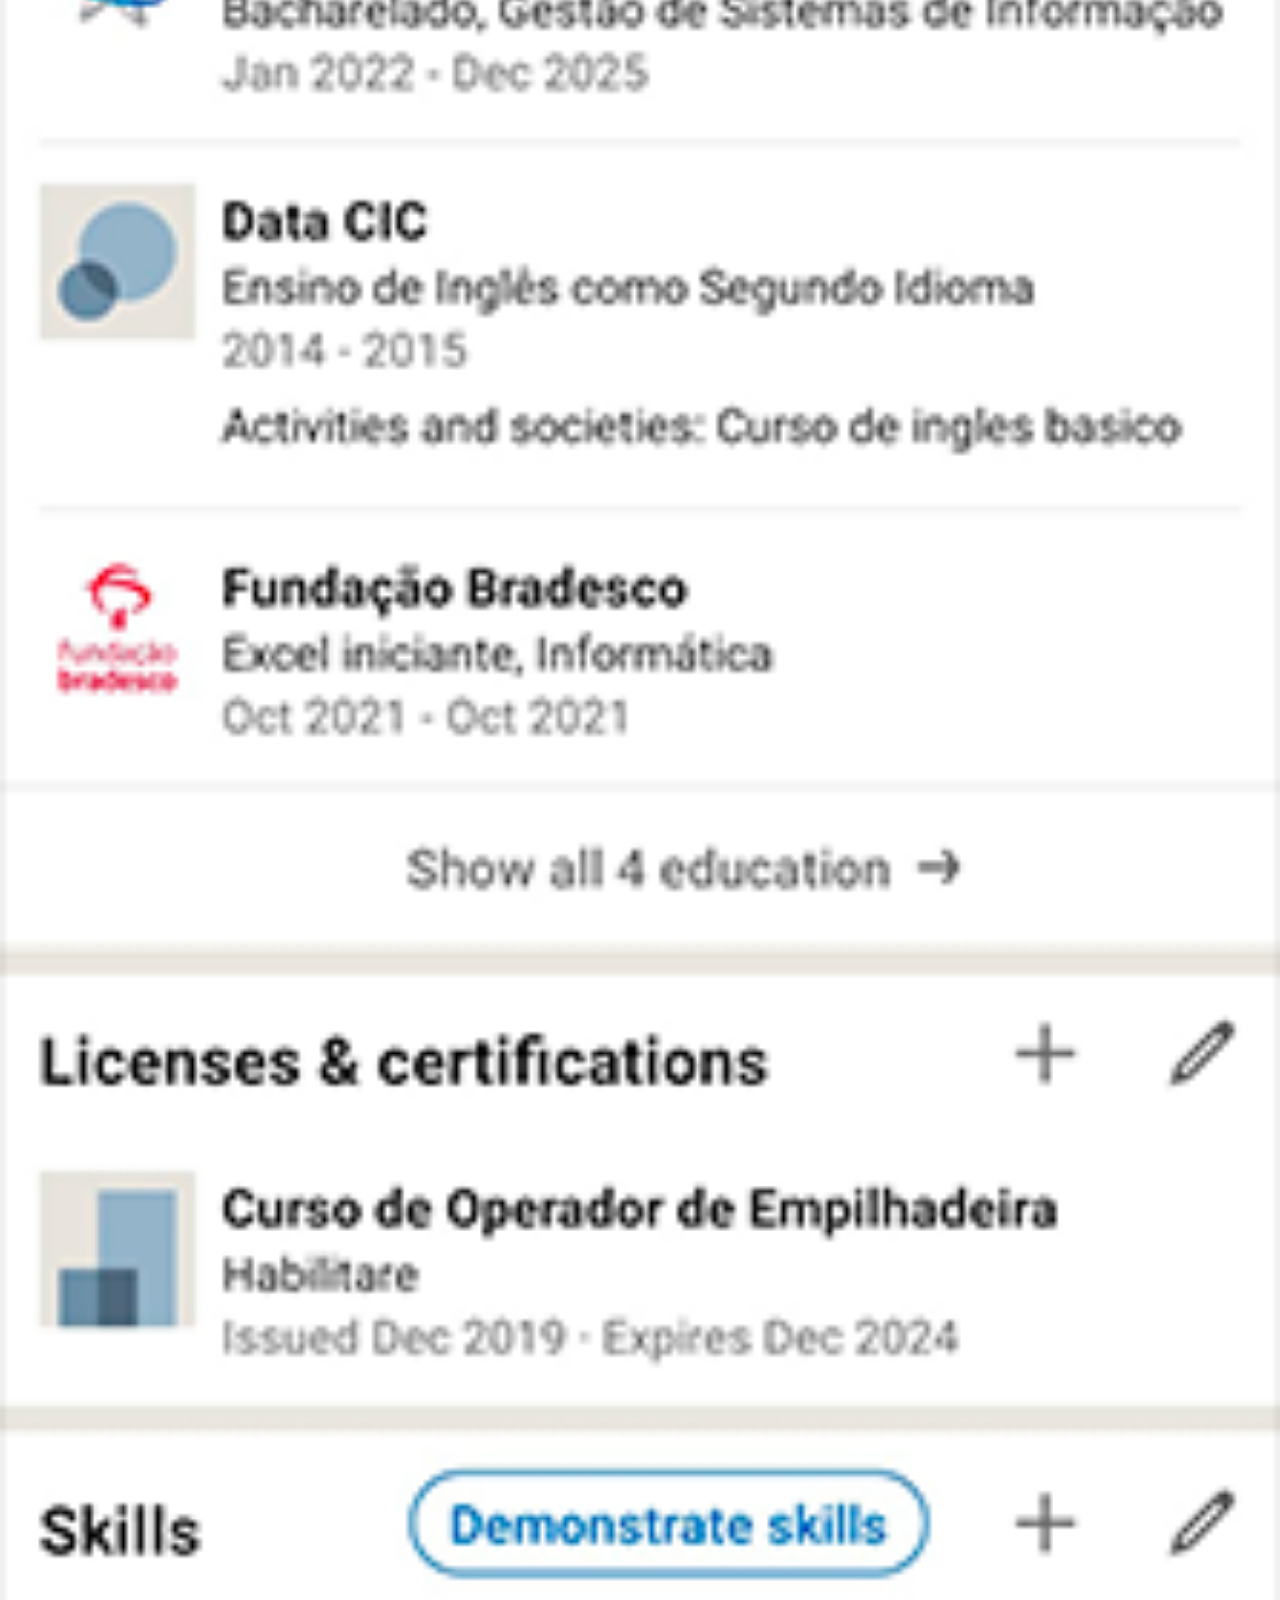
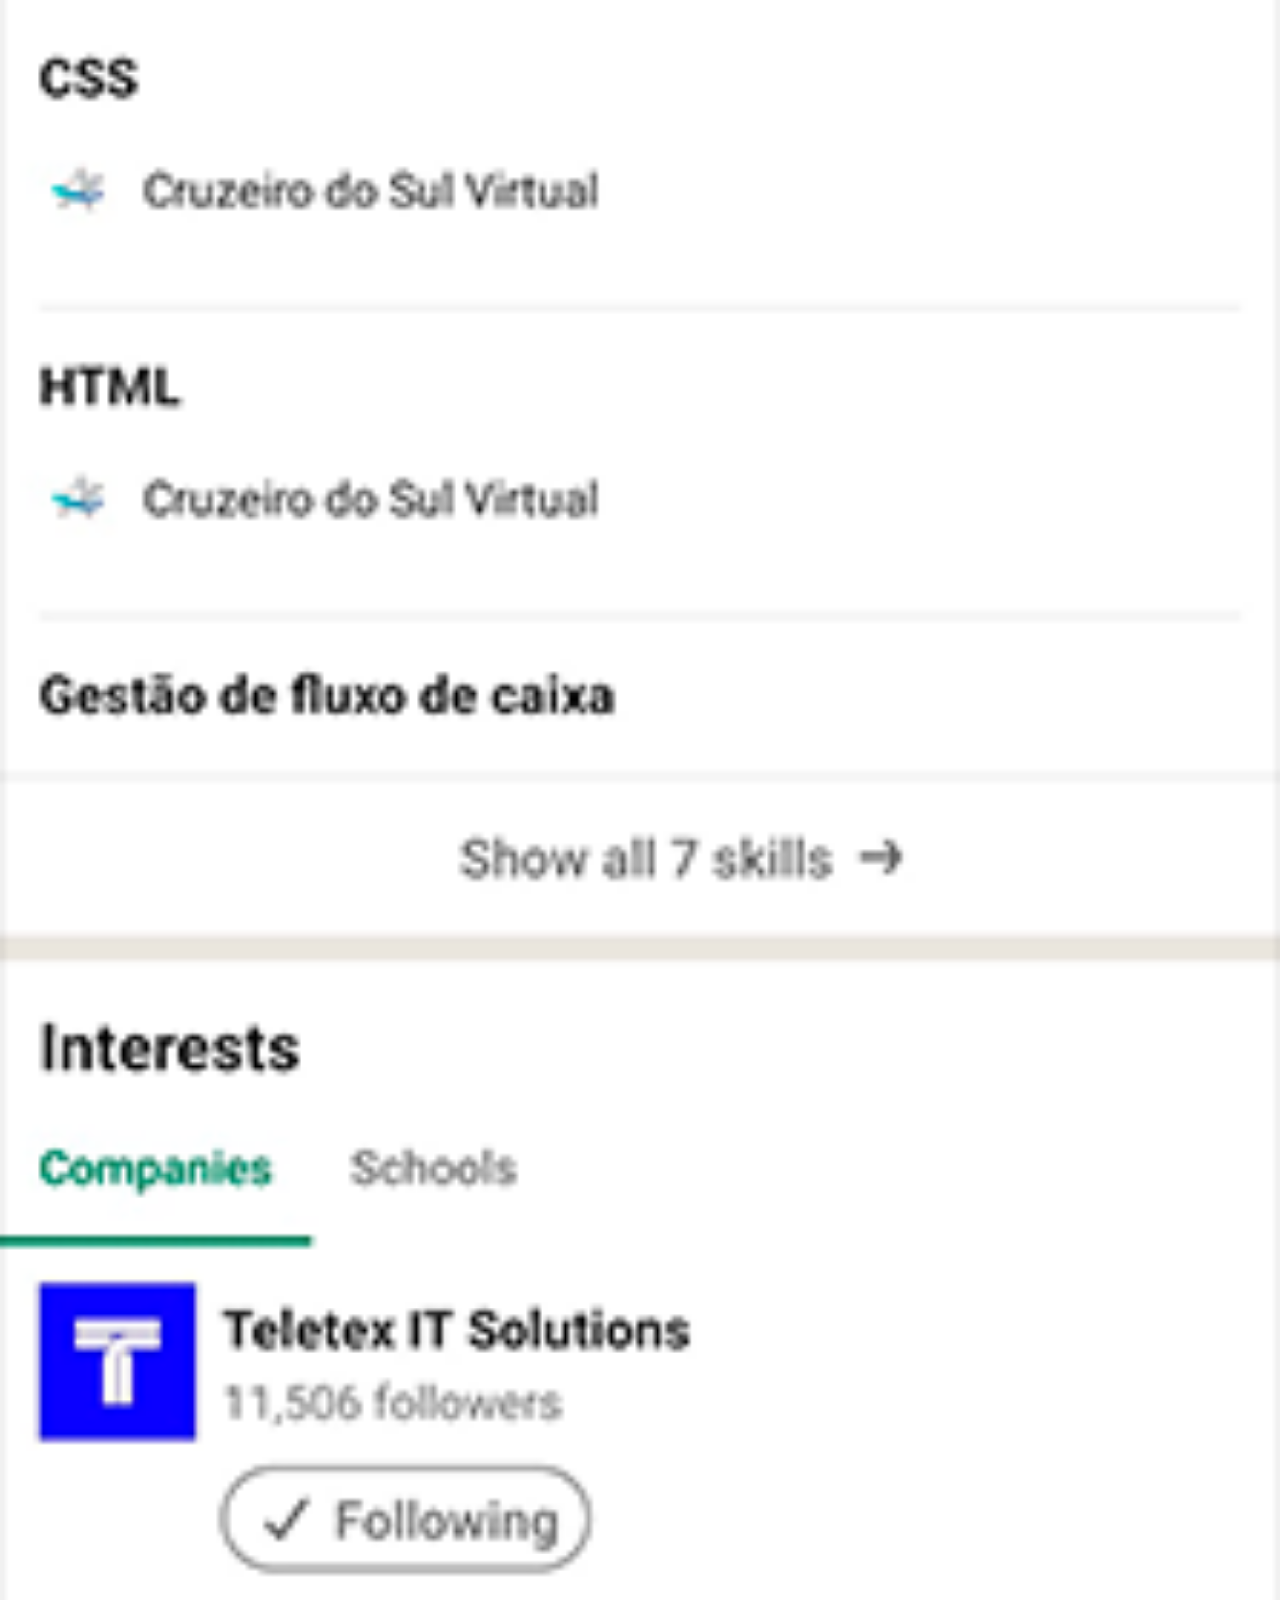
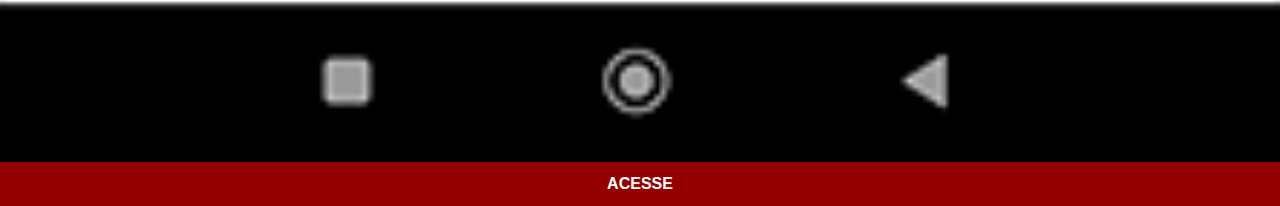
<file: linkedin.html>
<!DOCTYPE html>
<html lang="pt-br">

<head>
    <meta charset="UTF-8">
    <meta http-equiv="X-UA-Compatible" content="IE=edge">
    <meta name="viewport" content="width=device-width, initial-scale=1.0">
    <title>Linkedin</title>
    <link rel="stylesheet" href="estilos/style2.css">


</head>


<body>

    <img src="imagens/tela-linkedin.png" alt="Linkedin">
    <a href="https://www.linkedin.com/in/wilderson-haenisch-56a662169/" target="_blank">ACESSE</a>

</body>

</html>
</file>
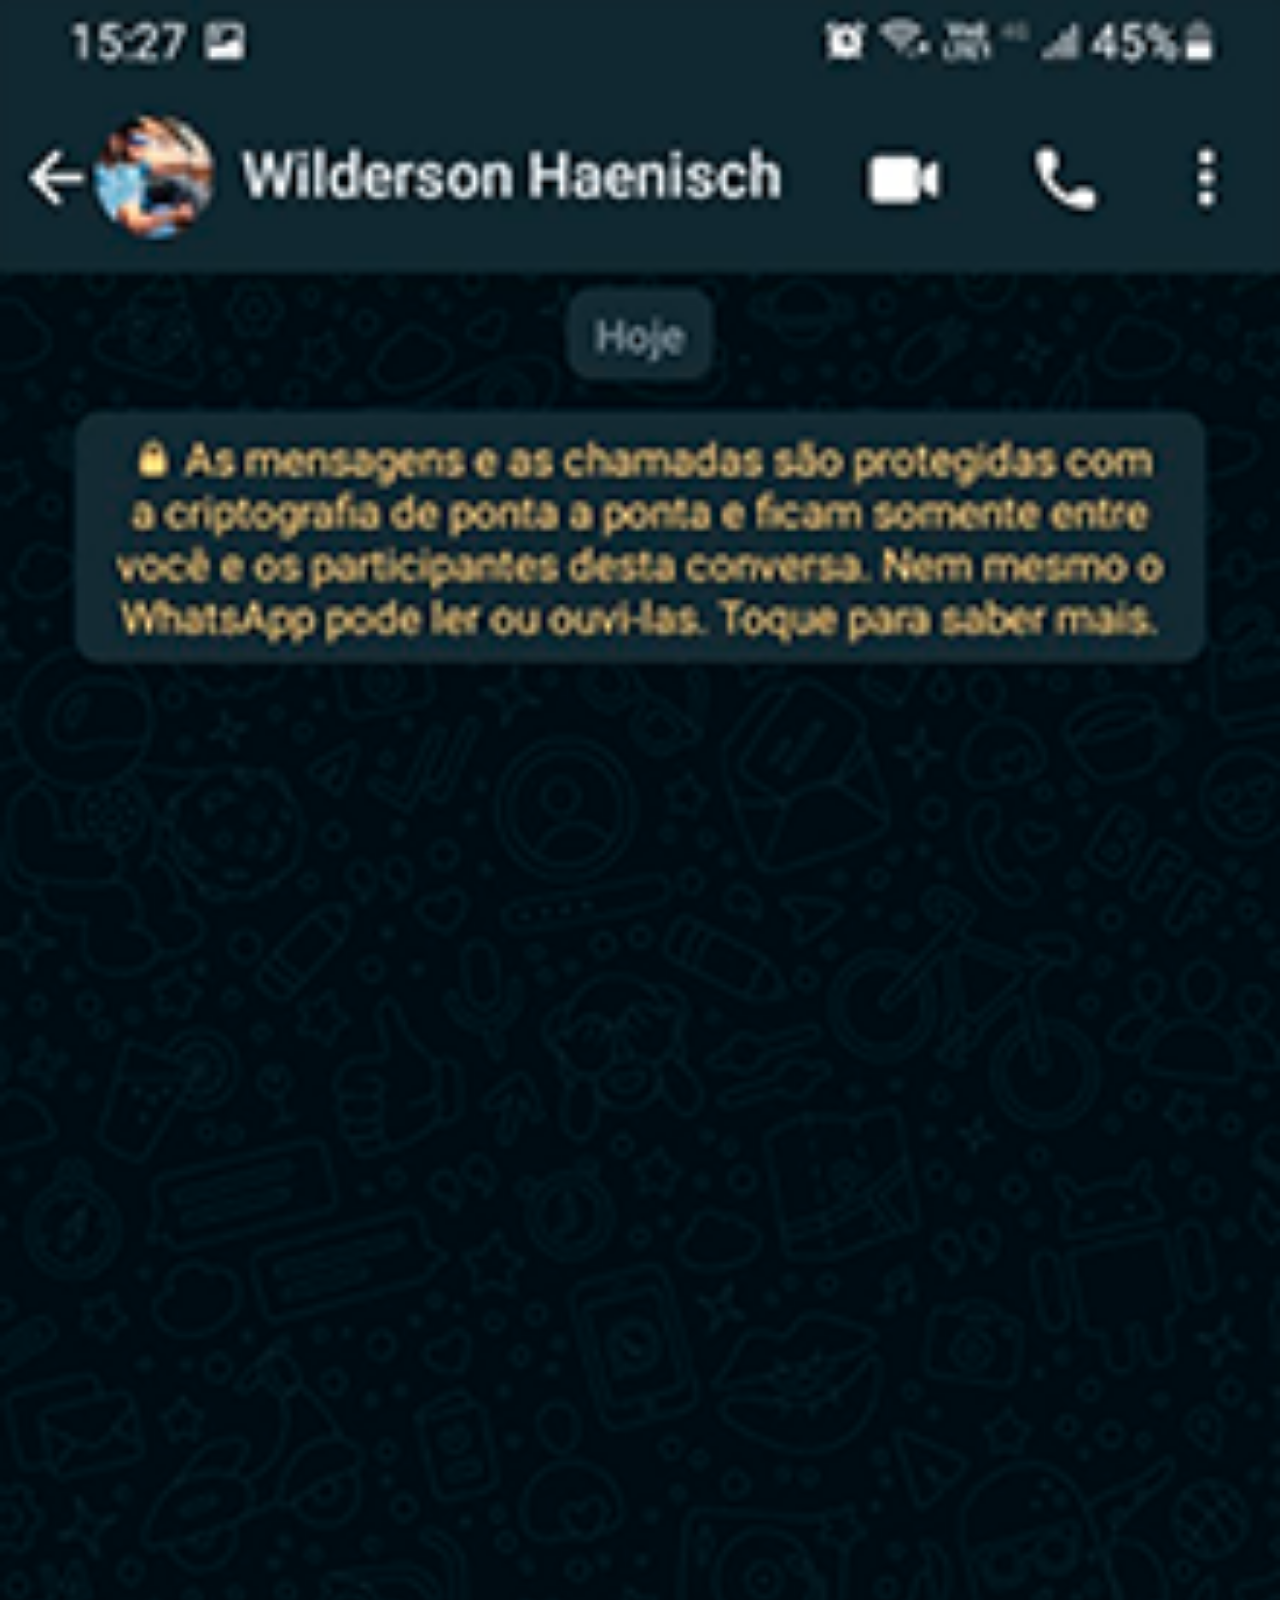
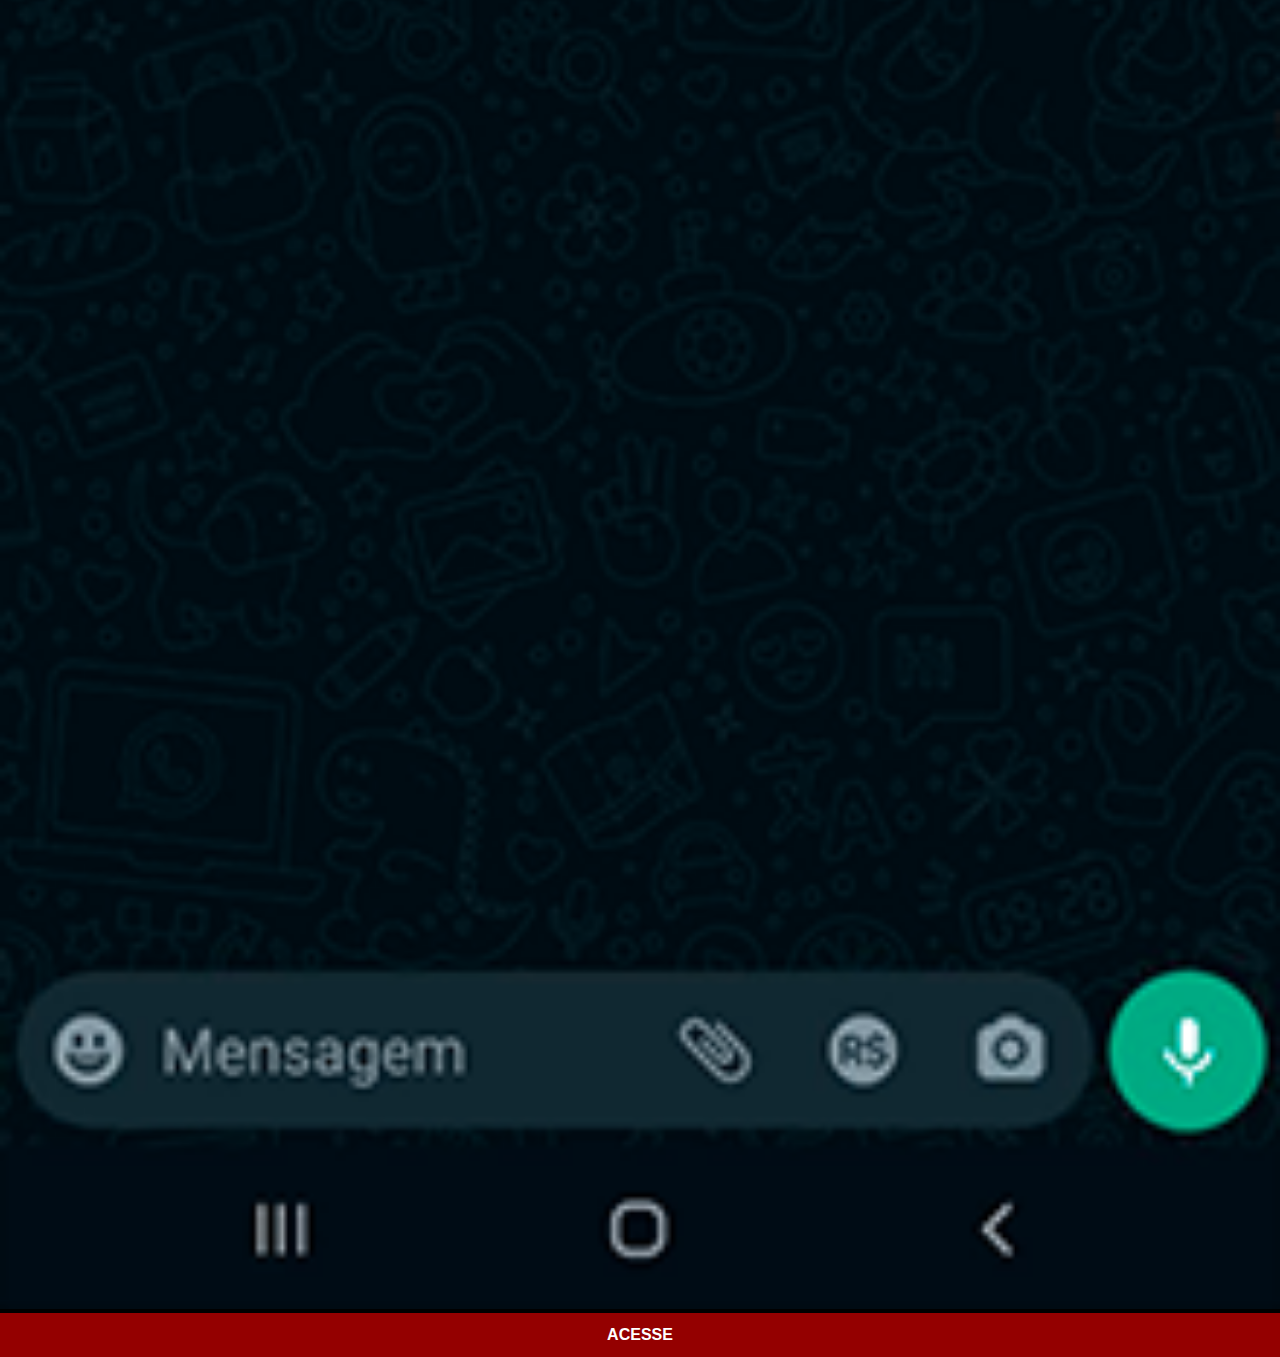
<file: whatsapp.html>
<!DOCTYPE html>
<html lang="pt-br">

<head>
    <meta charset="UTF-8">
    <meta http-equiv="X-UA-Compatible" content="IE=edge">
    <meta name="viewport" content="width=device-width, initial-scale=1.0">
    <title>Whatsapp</title>
    <link rel="stylesheet" href="estilos/style2.css">

   
</head>


<body>

    <img src="imagens/tela-whatsapp.png" alt="WhatsApp">
    <a href="https://api.whatsapp.com/send?phone=5541984180730&text=Ol%C3%A1%2C%20encontrei%20seu%20contato%20no%20seu%20portf%C3%B3lio!" target="_blank">ACESSE</a>

</body>

</html>
</file>
<file: estilos/style2.css>
@charset "UTF-8";



html {

    background-color: black;
}

* {

    margin: 0px;
    padding: 0px;
    font-family: Arial, Helvetica, sans-serif;

}





/*esconder a barra de rolagem, scroll*/
::-webkit-scrollbar {

    width: 0px;
    height: 0px;
}

img {

    width: 100vw;
}

a {

    display: block;
    background-color: rgb(148, 0, 0);
    padding: 13px;
    text-align: center;
    font-weight: bolder;
    text-decoration: none;
    color: white;


}

a:hover {

    background-color: green;
    color: black;
    transition: background-color .8s, color .8s;
}
</file>
